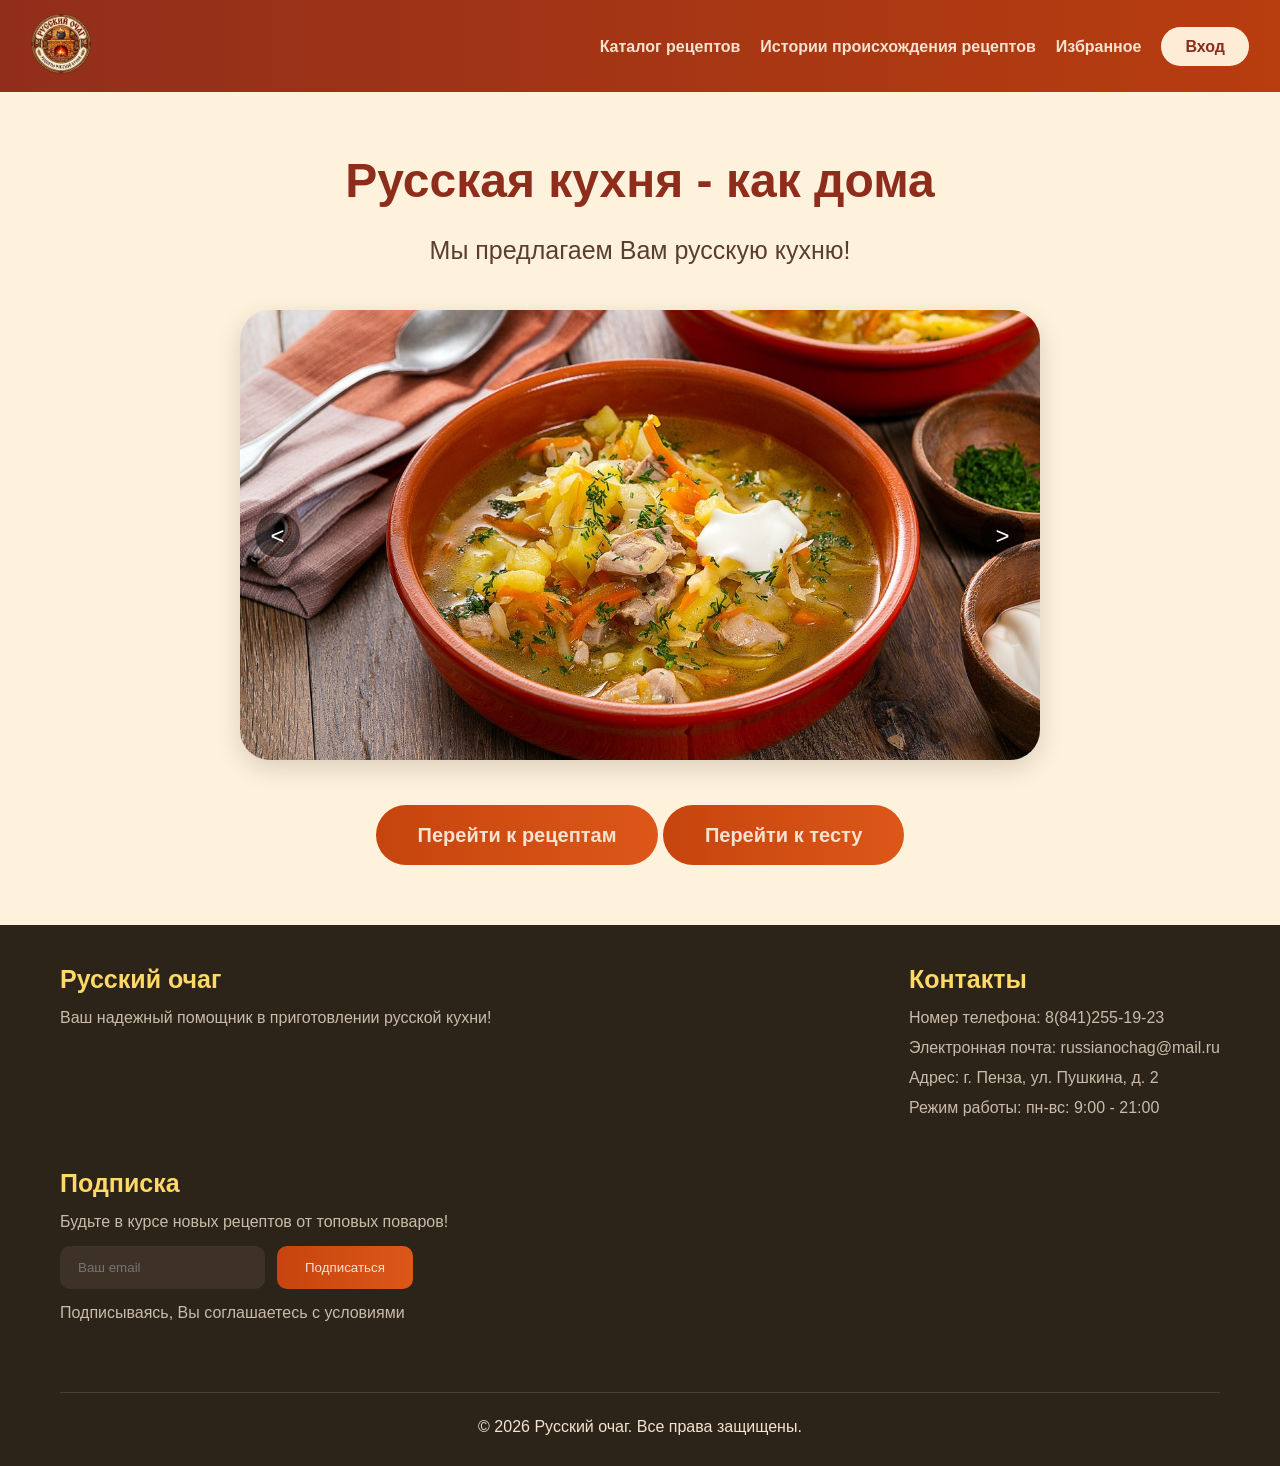
<file: index.html>
<!DOCTYPE html>
<html lang="ru">
<head>
    <meta charset="UTF-8">
    <meta name="viewport" content="width=device-width, initial-scale=1.0">
    <title>Русский очаг</title>
    <link rel="stylesheet" href="style.css">
</head>
<body>
    <nav class="navigation">
        <div class="link-info">
            <a href="index.html" class="logo-link">
                <img src="лого.png" alt="Русский очаг" class="logo-img">
            </a>
        </div>
        <div class="navigation-links">
            <a href="catalog.html">Каталог рецептов</a>
            <a href="history.html">Истории происхождения рецептов</a>
            <a href="favorites.html">Избранное</a>
            <a href="login.html" id="authLink">Вход</a>
        </div>
    </nav>

    <main>
        <section class="hero">
            <h1>Русская кухня - как дома</h1>
            <p>Мы предлагаем Вам русскую кухню!</p>
            
            <div class="slider-container">
                <div class="slider">
                    <img src="щи.png" alt="Щи">
                    <img src="медовик.png" alt="Медовик">
                    <img src="окрошка.png" alt="Окрошка">
                    <img src="селедка под шубой.png" alt="Селедка под шубой">
                    <img src="мишка на севере.png" alt="Мишка на севере">
                    <img src="кисель.png" alt="Кисель из смородины">
                </div>
                <button class="back-button" type="button"><</button>
                <button class="next-button" type="button">></button>
            </div>
            
            <div class="hero-buttons">
                <a href="catalog.html" class="btn-first">Перейти к рецептам</a>
                <a href="tests.html" class="btn-second">Перейти к тесту</a>
            </div>
        </section>
    </main>

    <footer class="footer">
        <div class="footer-contacts">
            <div class="footer-col">
                <h2>Русский очаг</h2>
                <p>Ваш надежный помощник в приготовлении русской кухни!</p>
            </div>
        </div>
        <div class="footer-col">
            <h2>Контакты</h2>
            <ul class="footer-info">
                <li>Номер телефона: 8(841)255-19-23</li>
                <li>Электронная почта: russianochag@mail.ru</li>
                <li>Адрес: г. Пенза, ул. Пушкина, д. 2</li>
                <li>Режим работы: пн-вс: 9:00 - 21:00</li>
            </ul>
        </div>
        <div class="footer-col">
            <h3>Подписка</h3>
            <p>Будьте в курсе новых рецептов от топовых поваров!</p>
            <form class="footer-subscride" id="subscribeForm">
                <input type="email" placeholder="Ваш email" required>
                <button type="submit">Подписаться</button>
            </form>
            <p class="subscride-note">Подписываясь, Вы соглашаетесь с условиями</p>
        </div>
        <div class="footer-bottom">
            <div class="footer-bottom-content"></div>
            <p>&copy; 2026 Русский очаг. Все права защищены.</p>
        </div>
    </footer>

    <script src="validation.js"></script>
    <script src="utils.js"></script>
    <script>
        // слайдер
        let slider = document.querySelector('.slider');
        let back = document.querySelector('.back-button');
        let next = document.querySelector('.next-button');
    
        // проверяем, что все элементы существуют
        if(slider && back && next) { 
            let allImgs = slider.querySelectorAll('img');
            let nowIndex = 0;
            let total = allImgs.length; //кол-во картинок
        
            // Функция сдвига слайдера
            function moveSlide() {
                // получаем ширину видимой области
                let containerWidth = document.querySelector('.slider-container').clientWidth;
                let offset = nowIndex * containerWidth;
                // сдвигаем слайдер влево на offset пикселей (translateX с минусом)
                slider.style.transform = 'translateX(-' + offset + 'px)';
            }
        
            back.onclick = function() {
                nowIndex = nowIndex - 1; // уменьшаем индекс
                if(nowIndex < 0) nowIndex = total - 1;  // если ушли в начало - переходим в конец
                moveSlide();
            }
        
            next.onclick = function() {
                nowIndex = nowIndex + 1; // увеличиваем индекс
                if(nowIndex >= total) nowIndex = 0; // если ушли за конец - переходим в начало
                moveSlide();
            }
        }
    </script>
</body>
</html>
</file>
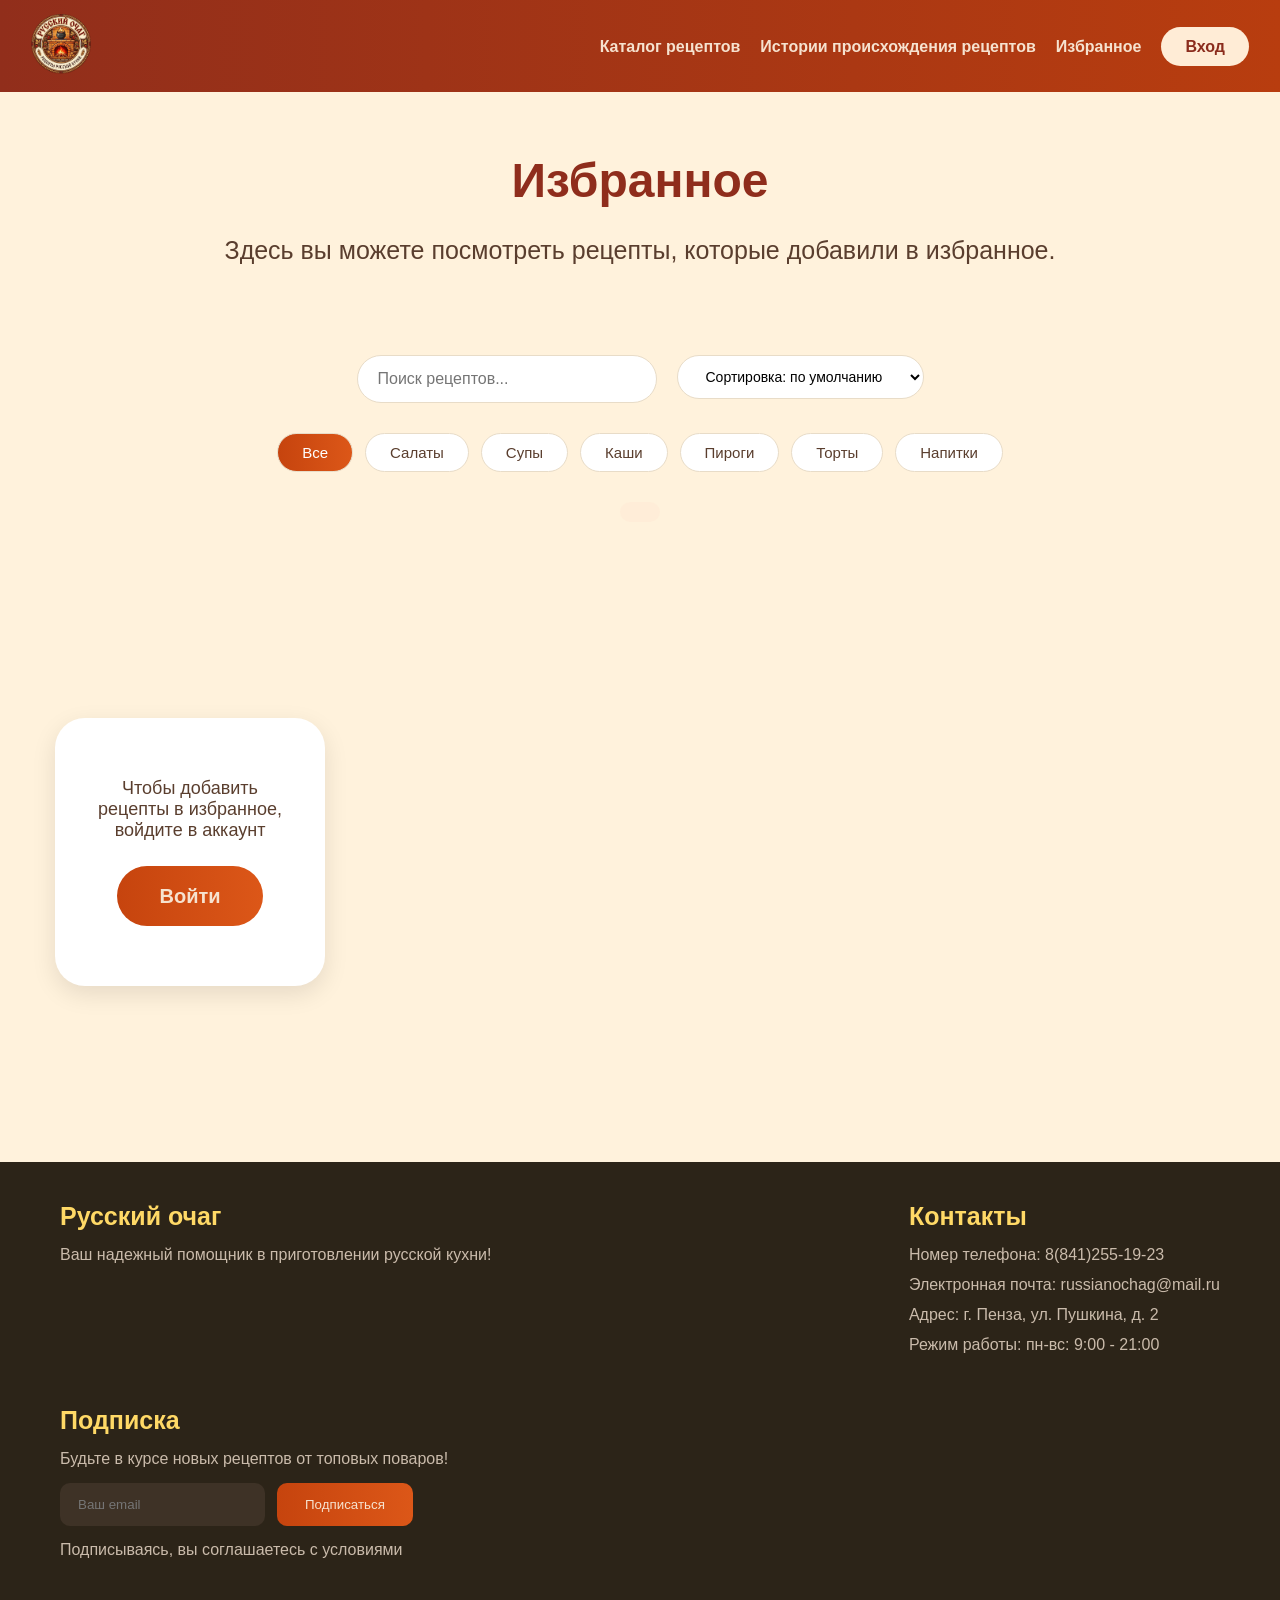
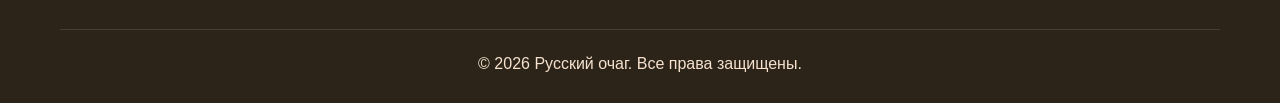
<file: favorites.html>
<!DOCTYPE html>
<html lang="ru">
<head>
    <meta charset="UTF-8">
    <meta name="viewport" content="width=device-width, initial-scale=1.0">
    <title>Избранное - Русский очаг</title>
    <link rel="stylesheet" href="style.css">
    <script src="recipes.js"></script>
</head>
    <nav class="navigation">
        <div class="link-info">
            <a href="index.html" class="logo-link">
                <img src="лого.png" alt="Русский очаг" class="logo-img">
            </a>
        </div>
        <div class="navigation-links">
            <a href="catalog.html">Каталог рецептов</a>
            <a href="history.html">Истории происхождения рецептов</a>
            <a href="favorites.html">Избранное</a>
            <a href="login.html" id="authLink">Вход</a>
        </div>
    </nav>

    <main>
        <section class="hero">
            <h1>Избранное</h1>
            <p>Здесь вы можете посмотреть рецепты, которые добавили в избранное.</p>
        </section>
    </main>

    <div class="catalog-controls">
        <div class="search-box">
            <input type="text" id="searchInput" placeholder="Поиск рецептов...">
        </div>
        <div class="sort-box">
            <select class="sortSelect" id="sortSelect">
                <option value="default">Сортировка: по умолчанию</option>
                <option value="name-asc">Название: А-Я</option>
                <option value="name-desc">Название: Я-А</option>
                <option value="category">По категории</option>
            </select>
        </div>
    </div>

    <div class="filters">
        <div class="filters-box">
            <div class="filter-chip" data-category="all">Все</div>
            <div class="filter-chip" data-category="салаты">Салаты</div>
            <div class="filter-chip" data-category="супы">Супы</div>
            <div class="filter-chip" data-category="каши">Каши</div>
            <div class="filter-chip" data-category="пироги">Пироги</div>
            <div class="filter-chip" data-category="торты">Торты</div>
            <div class="filter-chip" data-category="напитки">Напитки</div>
        </div>
    </div>

    <div class="results-count" id="resultCount"></div>
    <div id="favoritesList" class="favorites-grid"></div>

    <footer class="footer">
        <div class="footer-contacts">
            <div class="footer-col">
                <h2>Русский очаг</h2>
                <p>Ваш надежный помощник в приготовлении русской кухни!</p>
            </div>
        </div>
        <div class="footer-col">
            <h2>Контакты</h2>
            <ul class="footer-info">
                <li>Номер телефона: 8(841)255-19-23</li>
                <li>Электронная почта: russianochag@mail.ru</li>
                <li>Адрес: г. Пенза, ул. Пушкина, д. 2</li>
                <li>Режим работы: пн-вс: 9:00 - 21:00</li>
            </ul>
        </div>

        <div class="footer-col">
            <h3>Подписка</h3>
            <p>Будьте в курсе новых рецептов от топовых поваров!</p>
            <form class="footer-subscride" id="subscribeForm">
                <input type="email" placeholder="Ваш email" required>
                <button type="submit">Подписаться</button>
            </form>
            <p class="subscride-note">Подписываясь, вы соглашаетесь с условиями</p>
        </div>
        <div class="footer-bottom">
            <div class="footer-bottom-content"></div>
            <p>&copy; 2026 Русский очаг. Все права защищены.</p>
        </div>
    </footer>

    <script src="validation.js"></script>
    <script src="utils.js"></script>

    <script>
    let currentCategory = 'all';
    let currentSearch = '';
    let currentSort = 'default';
    let currentFavorites = [];

    async function loadFavorites() {
        const currentUser = getCurrentUser();
        
        if (!currentUser) {
            currentFavorites = [];
            renderFavorites();
            return;
        }
        
        try {
            // Запрашиваем избранное с сервера (функция из recipes.js)
            const favorites = await getFavorites();
            // Сохраняем в массив (убеждаемся, что это массив)
            currentFavorites = Array.isArray(favorites) ? favorites : [];
            console.log('Избранное загружено:', currentFavorites);
        } catch (error) {
            console.error('Ошибка:', error);
            currentFavorites = [];
        }
        
        // Отрисовываем страницу с избранными рецептами
        renderFavorites();
    }

    async function removeFromFavoritesAPI(recipeId) {
        const currentUser = getCurrentUser();
        if (!currentUser) return false;
        
        try {
            // Вызываем API для удаления (функция из recipes.js)
            const success = await removeFromFavorites(recipeId);
            if (success) {
                // Удаляем ID из локального массива
                currentFavorites = currentFavorites.filter(id => id !== recipeId);
                return true;
            }
            return false;
        } catch (error) {
            console.error('Ошибка удаления:', error);
            return false;
        }
    }

    function showMessage(message, isError = false) {
        // Ищем или создаём элемент уведомления
        let toast = document.getElementById('messageToast');
        if (!toast) {
            toast = document.createElement('div');
            toast.id = 'messageToast';
            toast.className = 'message-toast';
            document.body.appendChild(toast);
        }
        
        // Устанавливаем текст и цвет фона
        toast.textContent = message;
        // Красный/оранжевый для ошибки, зелёный для успеха
        toast.style.backgroundColor = isError ? '#C6440E' : '#2C7A3E';
        
        // Показываем уведомление
        toast.classList.add('show');
        
        setTimeout(() => {
            toast.classList.remove('show');
        }, 2000);
    }

    // ГЛАВНАЯ ФУНКЦИЯ: ОТОБРАЖЕНИЕ ИЗБРАННЫХ РЕЦЕПТОВ 
    async function renderFavorites() {
        const currentUser = getCurrentUser();
        const container = document.getElementById('favoritesList');
        const resultCount = document.getElementById('resultCount');
        
        if (!currentUser) {
            container.innerHTML = `
                <div style="display: flex; justify-content: center; align-items: center; min-height: 60vh;">
                    <div style="text-align: center; padding: 60px 40px; background: white; border-radius: 30px; max-width: 500px; width: 90%; box-shadow: 0 8px 24px rgba(0,0,0,0.1);">
                        <p style="margin-bottom: 25px; color: #5A3E2E; font-size: 18px;">Чтобы добавить рецепты в избранное, войдите в аккаунт</p>
                        <a href="login.html" class="btn-first" style="display: inline-block;">Войти</a>
                    </div>
                </div>
            `;
            // Очищаем счётчик
            if (resultCount) resultCount.textContent = '';
            return;
        }
        
        // СЛУЧАЙ 2: ПОЛЬЗОВАТЕЛЬ АВТОРИЗОВАН 
        
        // ФИЛЬТРАЦИЯ: оставляем только рецепты, ID которых есть в currentFavorites
        // Переменная 'recipes' - это глобальный массив ВСЕХ рецептов (из recipes.js)
        let favoriteRecipes = recipes.filter(recipe => currentFavorites.includes(recipe.id));
        
        // ФИЛЬТР ПО КАТЕГОРИИ (если выбрана не "все")
        if (currentCategory !== 'all') {
            favoriteRecipes = favoriteRecipes.filter(recipe => recipe.category === currentCategory);
        }
        
        // ПОИСК ПО НАЗВАНИЮ
        if (currentSearch) {
            favoriteRecipes = favoriteRecipes.filter(recipe => 
                recipe.name.toLowerCase().includes(currentSearch.toLowerCase())
            );
        }
        
        switch (currentSort) {
            case 'name-asc':
                favoriteRecipes.sort((a, b) => a.name.localeCompare(b.name));
                break;
            case 'name-desc':
                favoriteRecipes.sort((a, b) => b.name.localeCompare(a.name));
                break;
            case 'category':
                favoriteRecipes.sort((a, b) => a.category.localeCompare(b.category));
                break;
            default:
                favoriteRecipes.sort((a, b) => a.id - b.id);
        }
        
        // ОБНОВЛЯЕМ СЧЁТЧИК КОЛИЧЕСТВА
        if (resultCount) {
            resultCount.textContent = `В избранном: ${favoriteRecipes.length} рецептов`;
        }
        
        // ОТРИСОВЫВАЕМ КАРТОЧКИ РЕЦЕПТОВ
        container.innerHTML = favoriteRecipes.map(recipe => `
            <div class="favorite-card" data-id="${recipe.id}">
                <img src="${recipe.image}" alt="${recipe.name}">
                <div class="favorite-badge">❤️</div>  <!-- Бейдж "избранное" -->
                <div class="favorite-card-content">
                    <h3>${escapeHtml(recipe.name)}</h3>  <!-- Защита от XSS -->
                    <span class="favorite-category">${recipe.category}</span>
                    <p>${escapeHtml(recipe.description.substring(0, 120))}${recipe.description.length > 120 ? '...' : ''}</p>
                    <!-- Обрезаем описание до 120 символов -->
                    <div class="favorite-actions">
                        <button class="remove-favorite" data-id="${recipe.id}">Удалить</button>
                        <button class="view-recipe" data-id="${recipe.id}">Рецепт</button>
                    </div>
                </div>
            </div>
        `).join('');  // join('') превращает массив в одну строку HTML
        
        // НАВЕШИВАЕМ ОБРАБОТЧИКИ НА КНОПКУ "УДАЛИТЬ"
        document.querySelectorAll('.remove-favorite').forEach(btn => {
            btn.addEventListener('click', async function(e) {
                e.stopPropagation();  // Останавливаем всплытие события
                const id = parseInt(this.dataset.id);  // Получаем ID рецепта
                
                // Вызываем API для удаления из избранного
                const success = await removeFromFavoritesAPI(id);
                if (success) {
                    showMessage('Рецепт удалён из избранного', false);
                    renderFavorites();  // Перерисовываем страницу
                }
            });
        });
        
        // НАВЕШИВАЕМ ОБРАБОТЧИКИ НА КНОПКУ "РЕЦЕПТ" (переход на страницу рецепта)
        document.querySelectorAll('.view-recipe').forEach(btn => {
            btn.addEventListener('click', function() {
                const id = parseInt(this.dataset.id);
                window.location.href = `recipe.html?id=${id}`;  // Переход с параметром id
            });
        });
    }

    // ИНИЦИАЛИЗАЦИЯ ПРИ ЗАГРУЗКЕ СТРАНИЦЫ
    document.addEventListener('DOMContentLoaded', () => {
        // Загружаем избранное пользователя
        loadFavorites();
        
        // НАСТРОЙКА ПОЛЯ ПОИСКА
        const searchInput = document.getElementById('searchInput');
        if (searchInput) {
            searchInput.addEventListener('input', (e) => {
                currentSearch = e.target.value;  // Обновляем текст поиска
                renderFavorites();                // Перерисовываем с новым фильтром
            });
        }
        
        // НАСТРОЙКА ВЫПАДАЮЩЕГО СПИСКА СОРТИРОВКИ
        const sortSelect = document.getElementById('sortSelect');
        if (sortSelect) {
            sortSelect.addEventListener('change', (e) => {
                currentSort = e.target.value;     // Обновляем тип сортировки
                renderFavorites();                // Перерисовываем
            });
        }
        
        // НАСТРОЙКА ФИЛЬТРОВ ПО КАТЕГОРИЯМ (чипсы)
        document.querySelectorAll('.filter-chip').forEach(chip => {
            chip.addEventListener('click', () => {
                // Убираем активный класс у всех чипсов
                document.querySelectorAll('.filter-chip').forEach(c => c.classList.remove('active'));
                // Добавляем активный класс нажатому
                chip.classList.add('active');
                // Обновляем текущую категорию
                currentCategory = chip.dataset.category;
                // Перерисовываем
                renderFavorites();
            });
        });
        
        // Активируем чипс "Все" по умолчанию
        document.querySelector('.filter-chip[data-category="all"]')?.classList.add('active');
    });
    </script>
</body>
</html>
</file>
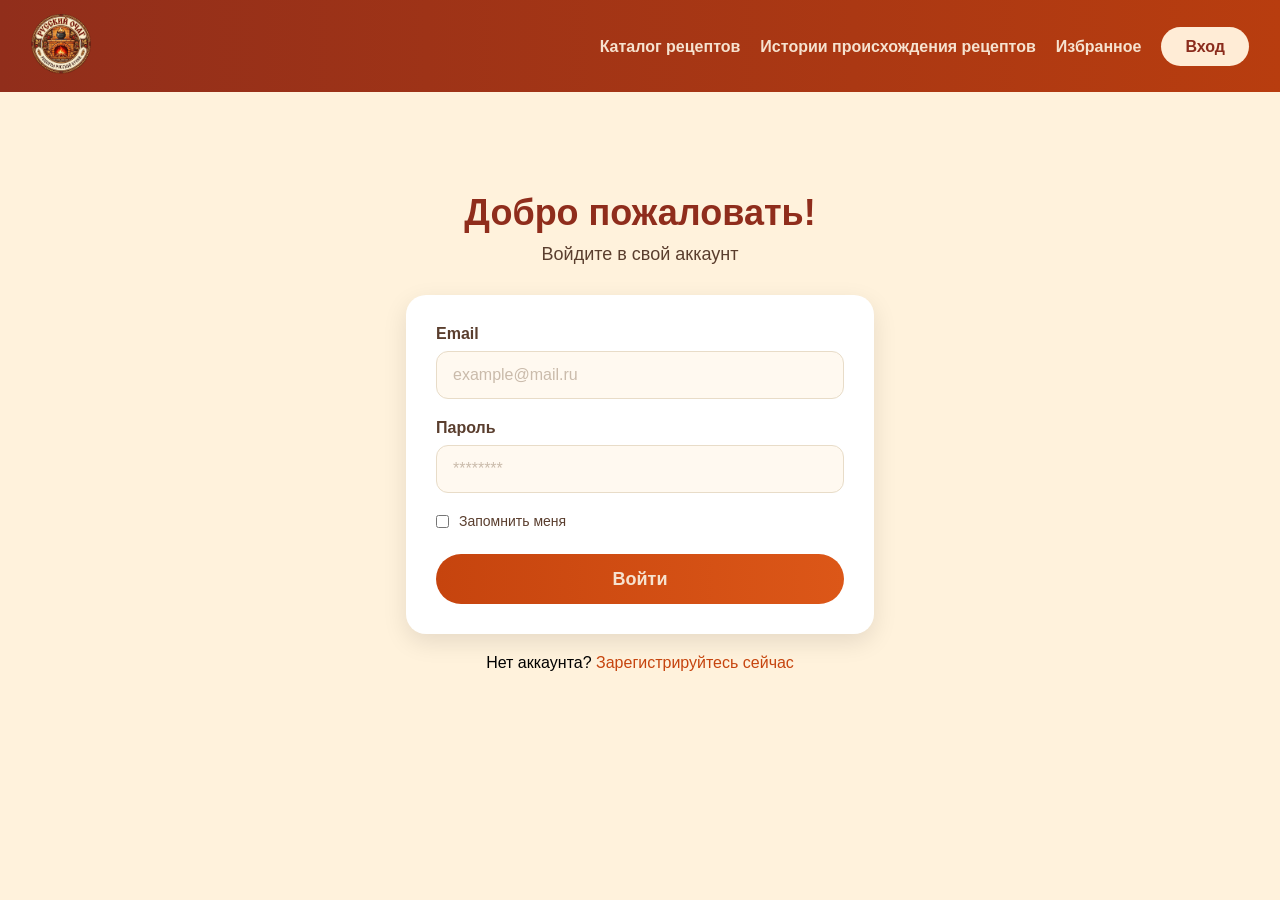
<file: login.html>
<!DOCTYPE html>
<html lang="ru">
<head>
    <meta charset="UTF-8">
    <meta name="viewport" content="width=device-width, initial-scale=1.0">
    <title>Вход - Русский очаг</title>
    <link rel="stylesheet" href="style.css">
</head>
    <nav class="navigation">
        <div class="link-info">
            <a href="index.html" class="logo-link">
                <img src="лого.png" alt="Русский очаг" class="logo-img">
            </a>
        </div>
        <div class="navigation-links">
            <a href="catalog.html">Каталог рецептов</a>
            <a href="history.html">Истории происхождения рецептов</a>
            <a href="favorites.html">Избранное</a>
            <a href="login.html">Вход</a>
        </div>
    </nav>

    <div class="entrance">
        <div class="entrance-hero">
            <h1>Добро пожаловать!</h1>
            <p>Войдите в свой аккаунт</p>
        </div>
    </div>

    <form id="loginForm" class="entrance-form">
        <div class="form-group">
            <label>Email</label>
            <input type="email" id="email" placeholder="example@mail.ru">
        </div>

        <div class="form-group">
            <label>Пароль</label>
            <input type="password" id="password" placeholder="********">
        </div>

        <div class="checkbox-group">
            <label class="checkbox-label">
                <input type="checkbox" id="rememberMe">Запомнить меня
            </label>
        </div>

        <button type="submit" class="btn-third">Войти</button>
    </form>

    <div class="entrance-footer">
        <p>Нет аккаунта? <a href="register.html">Зарегистрируйтесь сейчас</a></p>
    </div>

    <div id="messageToast" class="message-toast"></div>

    <script src="validation.js"></script>
    <script src="utils.js"></script>
    <script>
    // ФУНКЦИЯ ДЛЯ ПОКАЗА ВСПЛЫВАЮЩИХ УВЕДОМЛЕНИЙ 
    function showMessage(message, isError = false) {
        // Пытаемся найти элемент уведомления на странице
        let toast = document.getElementById('messageToast');
        
        // Если элемент не существует (ещё не создан)
        if (!toast) {
            // Создаём новый div для уведомлений
            toast = document.createElement('div');
            toast.id = 'messageToast';           // Устанавливаем ID
            toast.className = 'message-toast';   // Устанавливаем CSS класс
            document.body.appendChild(toast);    // Добавляем в конец страницы
        }
        
        // Устанавливаем текст сообщения
        toast.textContent = message;
        
        // Меняем цвет фона в зависимости от типа сообщения:
        // isError = true  → красный/оранжевый цвет (#C6440E) - для ошибок
        // isError = false → зелёный цвет (#2C7A3E) - для успешных действий
        toast.style.backgroundColor = isError ? '#C6440E' : '#2C7A3E';
        
        // Показываем уведомление (добавляем CSS класс 'show')
        toast.classList.add('show');
        
        // Через 2 секунды (2000 миллисекунд) скрываем уведомление
        setTimeout(() => {
            toast.classList.remove('show');
        }, 2000);
    }

    // ВОССТАНОВЛЕНИЕ ЗАПОМНЕННОЙ ПОЧТЫ (ФУНКЦИЯ "ЗАПОМНИТЬ МЕНЯ")
    // Проверяем, есть ли в локальном хранилище браузера сохранённый email
    if (localStorage.getItem('remembered_email')) {
        // Если есть - находим поле ввода email на странице
        document.getElementById('email').value = localStorage.getItem('remembered_email');
        // И автоматически ставим галочку "Запомнить меня"
        document.getElementById('rememberMe').checked = true;
    }

    // ОБРАБОТЧИК ОТПРАВКИ ФОРМЫ ВХОДА
    // Находим форму по ID и добавляем обработчик события 'submit' (отправка формы)
    document.getElementById('loginForm').addEventListener('submit', async function(e) {
        // Отменяем стандартное поведение формы (перезагрузку страницы)
        e.preventDefault();
        
        // ПОЛУЧАЕМ ДАННЫЕ ИЗ ПОЛЕЙ ФОРМЫ
        const email = document.getElementById('email').value.trim();     // Email, обрезаем пробелы по краям
        const password = document.getElementById('password').value;       // Пароль (без обрезки, т.к. пробелы могут быть частью пароля)
        const rememberMe = document.getElementById('rememberMe').checked; // Статус чекбокса (true/false)
        
        // ОТПРАВКА ЗАПРОСА НА СЕРВЕР
        // Вызываем функцию loginUser() (которая определена в другом файле, например auth.js)
        // Передаём email, пароль и флаг "запомнить меня"
        const result = await loginUser(email, password, rememberMe);
        
        // ОБРАБОТКА РЕЗУЛЬТАТ
        if (result.success) {
            // Вход успешен:
            showMessage('Вход выполнен успешно!');  // Показываем зелёное уведомление
            
            // Через 1 секунду перенаправляем пользователя на главную страницу
            setTimeout(() => {
                window.location.href = 'index.html';
            }, 1000);
        } else {
            // Ошибка входа (неправильный email/пароль или другие проблемы):
            showMessage(result.message, true);  // Показываем красное уведомление с текстом ошибки
        }
    });
    </script>
</body>
</html>
</file>
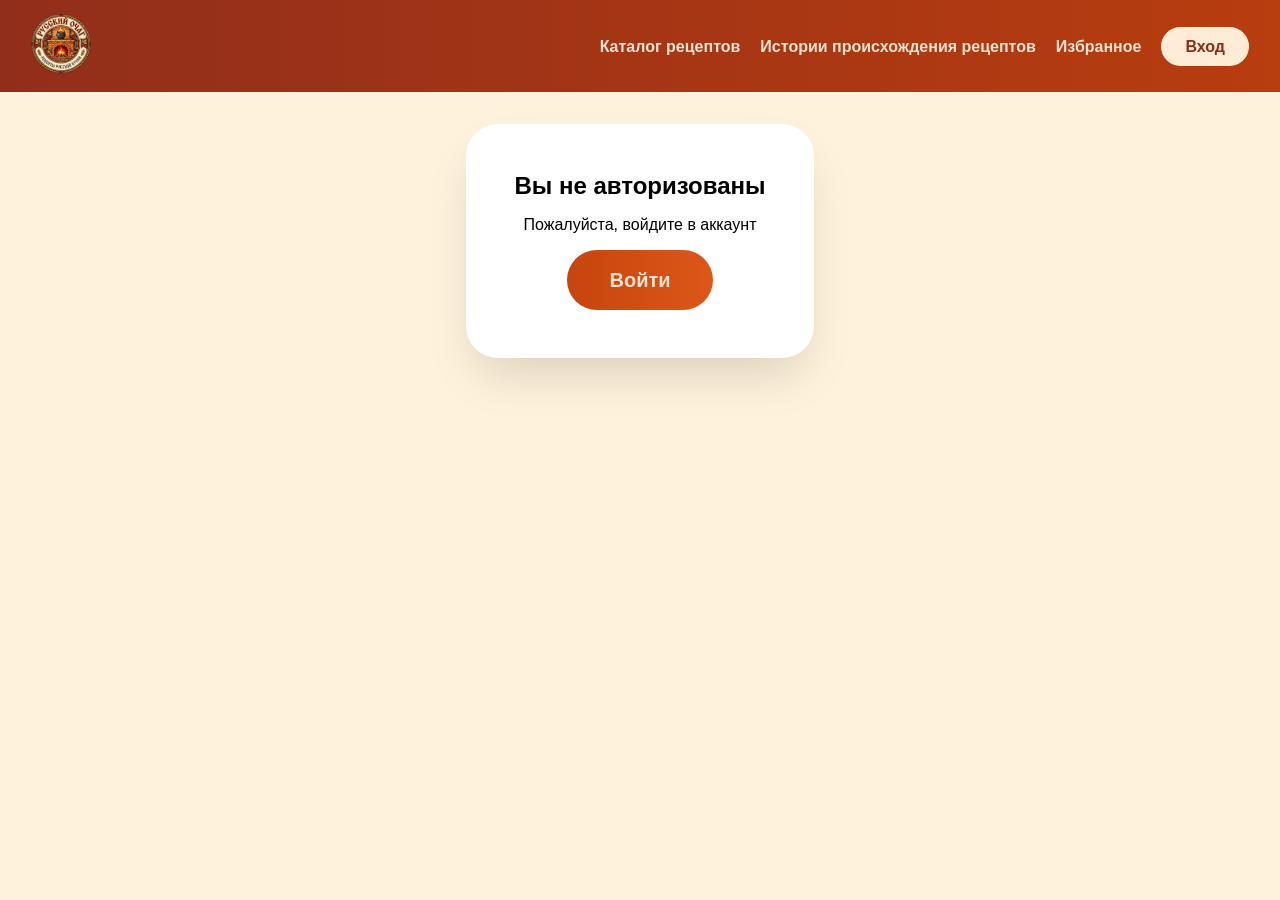
<file: profile.html>
<!DOCTYPE html>
<html lang="ru">
<head>
    <meta charset="UTF-8">
    <meta name="viewport" content="width=device-width, initial-scale=1.0">
    <title>Русский очаг - Профиль</title>
    <link rel="stylesheet" href="style.css">
    <script src="recipes.js"></script>
</head>
<body>
    <nav class="navigation">
        <div class="link-info">
            <a href="index.html" class="logo-link">
                <img src="лого.png" alt="Русский очаг" class="logo-img">
            </a>
        </div>
        <div class="navigation-links">
            <a href="catalog.html">Каталог рецептов</a>
            <a href="history.html">Истории происхождения рецептов</a>
            <a href="favorites.html">Избранное</a>
            <a href="login.html" id="authLink">Вход</a>
        </div>
    </nav>

    <main class="profile-page" id="profilePage"></main>

    <div id="messageToast" class="message-toast"></div>

    <script src="validation.js"></script>
    <script src="utils.js"></script>
    <script>
    // ФУНКЦИЯ: ПОЛУЧЕНИЕ КОЛИЧЕСТВА ИЗБРАННЫХ РЕЦЕПТОВ
    async function getFavoritesCount() {
        // Получаем текущего авторизованного пользователя (из localStorage)
        const currentUser = getCurrentUser();
        
        // Если пользователь не авторизован - возвращаем 0
        if (!currentUser) return 0;
        
        // Запрашиваем список избранных рецептов с сервера
        const favorites = await getFavorites();
        
        // Возвращаем количество рецептов в избранном
        return favorites.length;
    }

    // ФУНКЦИЯ: ПОЛУЧЕНИЕ КОЛИЧЕСТВА ПРОЙДЕННЫХ РЕЦЕПТОВ
    async function getCompletedCount() {
        // Получаем текущего пользователя
        const currentUser = getCurrentUser();
        
        // Если не авторизован - возвращаем 0
        if (!currentUser) return 0;
        
        // Запрашиваем список пройденных (приготовленных) рецептов с сервера
        const completed = await getCompletedRecipes();
        
        // Возвращаем количество
        return completed.length;
    }

    // ГЛАВНАЯ ФУНКЦИЯ: ОТРИСОВКА СТРАНИЦЫ ПРОФИЛЯ
    async function renderProfile() {
        // Получаем данные текущего пользователя
        const currentUser = getCurrentUser();
        
        // Находим контейнер для профиля на странице
        const profilePage = document.getElementById('profilePage');
        
        //  СЛУЧАЙ 1: ПОЛЬЗОВАТЕЛЬ НЕ АВТОРИЗОВАН 
        if (!currentUser) {
            // Показываем сообщение с предложением войти
            profilePage.innerHTML = `
            <div class="profile-card" style="text-align: center; padding: 3rem;">
                <h2>Вы не авторизованы</h2>
                <p style="margin: 1rem 0;">Пожалуйста, войдите в аккаунт</p>
                <a href="login.html" class="btn-first" style="display: inline-block;">Войти</a>
            </div>
            `;
            return;  // Выходим из функции (дальше не выполняем)
        }
        
        // СЛУЧАЙ 2: ПОЛЬЗОВАТЕЛЬ АВТОРИЗОВАН
        
        // Получаем статистику (количества)
        const favoritesCount = await getFavoritesCount();    // Сколько рецептов в избранном
        const completedCount = await getCompletedCount();    // Сколько рецептов приготовлено
        
        // Отрисовываем HTML профиля с данными пользователя
        profilePage.innerHTML = `
        <div class="profile-container">
            <div class="profile-card">
                <!-- Шапка профиля -->
                <div class="profile-header">
                    <h1 class="profile-title">Профиль</h1>
                    <div class="profile-welcome">
                        <span class="user-name">${escapeHtml(currentUser.fullName)}</span>
                        <span class="welcome-text">Добро пожаловать в Русский очаг!</span>
                    </div>
                </div>
                
                <div class="profile-body">
                    <!-- Секция с информацией о пользователе -->
                    <div class="profile-info-section">
                        <div class="info-list">
                            <div class="info-item">
                                <div class="info-label">Email</div>
                                <div class="info-value">${escapeHtml(currentUser.email)}</div>
                            </div>
                            <div class="info-item">
                                <div class="info-label">Телефон</div>
                                <div class="info-value">${currentUser.phone ? escapeHtml(currentUser.phone) : 'Не указан'}</div>
                            </div>
                        </div>
                        
                        <!-- Статистика (карточки с числами) -->
                        <div class="stats-grid">
                            <div class="stat-block">
                                <div class="stat-number">${completedCount}</div>
                                <div class="stat-label">Пройденные рецепты</div>
                            </div>
                            
                            <div class="stat-block">
                                <div class="stat-number">${favoritesCount}</div>
                                <div class="stat-label">Избранных рецептов</div>
                            </div>
                        </div>
                    </div>
                    
                    <!-- Секция с кнопками действий -->
                    <div class="profile-actions-section">
                        <div class="actions-buttons">
                            <button class="action-btn logout-btn" id="logoutBtn">
                                <span class="btn-icon">Выйти из аккаунта</span>
                            </button>
                            <button class="action-btn edit-btn" id="editProfileBtn">
                                <span class="btn-icon">Редактировать профиль</span>
                            </button>
                            <button class="action-btn password-btn" id="changePasswordBtn">
                                <span class="btn-icon">Сменить пароль</span>
                            </button>
                        </div>
                    </div>
                </div>
            </div>
        </div>
        `;

        // НАСТРОЙКА КНОПКИ "ВЫЙТИ"
        document.getElementById('logoutBtn')?.addEventListener('click', () => {
            // Показываем подтверждение перед выходом
            if (confirm('Вы уверены, что хотите выйти из аккаунта?')) {
                logoutUser();                              // Выход из системы (удаляет токен)
                showMessage('Вы вышли из системы');        // Показываем уведомление
                setTimeout(() => {
                    window.location.href = 'index.html';   // Переход на главную через 0.5 сек
                }, 500);
            }
        });
        
        // НАСТРОЙКА КНОПКИ "РЕДАКТИРОВАТЬ ПРОФИЛЬ" (изменение телефона)
        document.getElementById('editProfileBtn')?.addEventListener('click', async () => {
            // Получаем актуальные данные пользователя
            const currentUserData = getCurrentUser();
            
            // Открываем диалоговое окно для ввода номера телефона
            const newPhone = prompt('Введите номер телефона:', currentUserData?.phone || '');
            
            // Если пользователь ввёл что-то (не нажал "Отмена")
            if (newPhone !== null) {
                // Отправляем запрос на обновление телефона
                const result = await updateUserPhone(newPhone);
                
                if (result.success) {
                    await renderProfile();          // Перерисовываем профиль с новыми данными
                    showMessage('Профиль обновлен!');  // Уведомление об успехе
                } else {
                    showMessage(result.message, true);  // Показываем ошибку
                }
            }
        });
        
        // НАСТРОЙКА КНОПКИ "СМЕНИТЬ ПАРОЛЬ" 
        document.getElementById('changePasswordBtn')?.addEventListener('click', async () => {
            // Открываем диалог для ввода нового пароля
            const newPassword = prompt('Введите новый пароль (минимум 6 символов):');
            
            // Если пароль введён и его длина >= 6 символов
            if (newPassword !== null && newPassword.length >= 6) {
                // Отправляем запрос на смену пароля
                const result = await updateUserPassword(newPassword);
                
                // Показываем уведомление (зелёное для успеха, красное для ошибки)
                showMessage(result.message, result.success ? false : true);
                
                // Если пароль успешно изменён
                if (result.success) {
                    // Через 1.5 секунды выходим из системы и перенаправляем на страницу входа
                    setTimeout(() => {
                        logoutUser();                      // Выходим (требуется повторный вход с новым паролем)
                        window.location.href = 'login.html';
                    }, 1500);
                }
            } 
            // Если пользователь ввёл пароль, но он короче 6 символов
            else if (newPassword !== null) {
                showMessage('Пароль должен быть не менее 6 символов', true);
            }
            // Если пользователь нажал "Отмена" - ничего не делаем
        });
    }

    // ФУНКЦИЯ ДЛЯ ПОКАЗА ВСПЛЫВАЮЩИХ УВЕДОМЛЕНИЙ
    function showMessage(message, isError = false) {
        // Ищем или создаём элемент уведомления
        let toast = document.getElementById('messageToast');
        if (!toast) {
            toast = document.createElement('div');
            toast.id = 'messageToast';
            toast.className = 'message-toast';
            document.body.appendChild(toast);
        }
        
        // Устанавливаем текст и цвет
        toast.textContent = message;
        toast.style.backgroundColor = isError ? '#C6440E' : '#2C7A3E';  // Красный или зелёный
        toast.classList.add('show');
        
        // Скрываем через 2 секунды
        setTimeout(() => {
            toast.classList.remove('show');
        }, 2000);
    }
    
    renderProfile();
    </script>


</body>
</html>
</file>
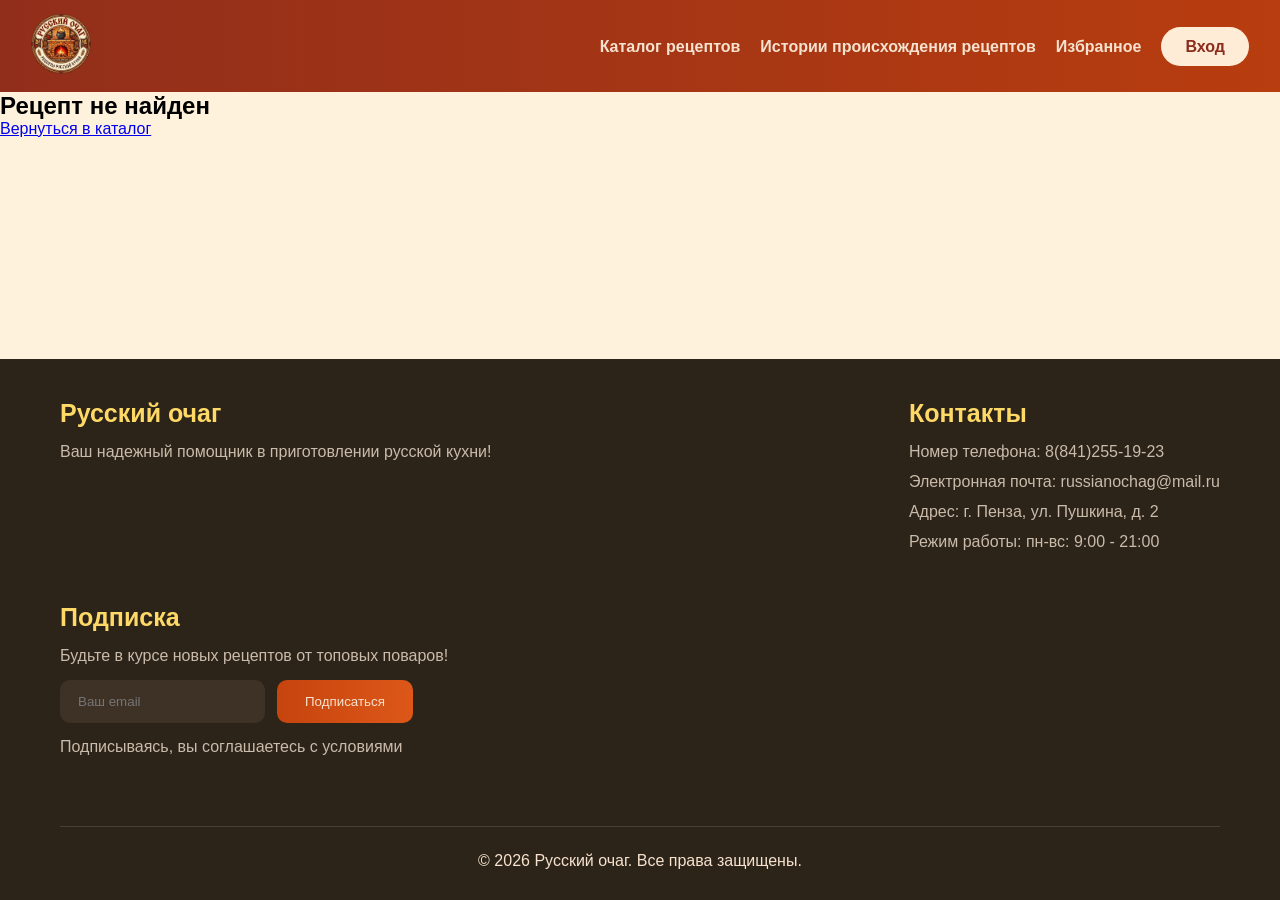
<file: recipe.html>
<!DOCTYPE html>
<html lang="ru">
<head>
    <meta charset="UTF-8">
    <meta name="viewport" content="width=device-width, initial-scale=1.0">
    <title>Рецепт - Русский очаг</title>
    <link rel="stylesheet" href="style.css">
    <script src="recipes.js"></script>
</head>
<body>
    <nav class="navigation">
        <div class="link-info">
            <a href="index.html" class="logo"></a>
            <a href="index.html" class="logo-link">
                <img src="лого.png" alt="Русский очаг" class="logo-img">
            </a>
        </div>
        <div class="navigation-links">
            <a href="catalog.html">Каталог рецептов</a>
            <a href="history.html">Истории происхождения рецептов</a>
            <a href="favorites.html">Избранное</a>
            <a href="login.html" id="authLink">Вход</a>
        </div>
    </nav>

    <main>
        <div id="recipe-container" class="recipe-page">
            <div class="recipe-loading">Загрузка...</div>
        </div>
    </main>

    <footer class="footer">
        <div class="footer-contacts">
            <div class="footer-col">
                <h2>Русский очаг</h2>
                <p>Ваш надежный помощник в приготовлении русской кухни!</p>
            </div>
        </div>
        <div class="footer-col">
            <h2>Контакты</h2>
            <ul class="footer-info">
                <li>Номер телефона: 8(841)255-19-23</li>
                <li>Электронная почта: russianochag@mail.ru</li>
                <li>Адрес: г. Пенза, ул. Пушкина, д. 2</li>
                <li>Режим работы: пн-вс: 9:00 - 21:00</li>
            </ul>
        </div>

        <div class="footer-col">
            <h3>Подписка</h3>
            <p>Будьте в курсе новых рецептов от топовых поваров!</p>
            <form class="footer-subscride" id="subscribeForm">
                <input type="email" placeholder="Ваш email" required>
                <button type="submit">Подписаться</button>
            </form>
            <p class="subscride-note">Подписываясь, вы соглашаетесь с условиями</p>
        </div>
        <div class="footer-bottom">
            <div class="footer-bottom-content"></div>
            <p>&copy; 2026 Русский очаг. Все права защищены.</p>
        </div>
    </footer>

    <div id="messageToast" class="message-toast"></div>

    <script src="validation.js"></script>
    <script src="utils.js"></script>
    <script>
    //ПЕРЕМЕННЫЕ 
    let currentFavorites = [];  // Массив для хранения ID рецептов, добавленных в избранное

    // ФУНКЦИЯ: ПОЛУЧЕНИЕ ID РЕЦЕПТА ИЗ URL
    // Пример: recipe.html?id=5 → вернёт 5
    function getRecipeId() {
        let params = new URLSearchParams(window.location.search);  // Парсим строку запроса URL
        return parseInt(params.get('id'));  // Получаем значение параметра 'id' и превращаем в число
    }

    // ФУНКЦИЯ: ЗАГРУЗКА ИЗБРАННОГО С СЕРВЕРА
    async function loadFavorites() {
        const currentUser = getCurrentUser();  // Получаем текущего пользователя (из localStorage)
        
        if (!currentUser) {  // Если пользователь не авторизован
            currentFavorites = [];  // Очищаем массив избранного
            return;
        }
        
        try {
            const favorites = await getFavorites();  // Запрашиваем избранное с сервера
            currentFavorites = Array.isArray(favorites) ? favorites : [];  // Сохраняем (убеждаемся что это массив)
        } catch (error) {
            currentFavorites = [];  // В случае ошибки - пустой массив
        }
    }

    // ФУНКЦИЯ: ДОБАВЛЕНИЕ В ИЗБРАННОЕ (ЧЕРЕЗ API) 
    async function addToFavoritesAPI(recipeId) {
        const currentUser = getCurrentUser();  // Проверяем авторизацию
        if (!currentUser) return false;  // Не авторизован - выходим
        
        const success = await addToFavorites(recipeId);  // Отправляем запрос на сервер
        if (success) currentFavorites.push(recipeId);  // Если успешно - добавляем ID в локальный массив
        return success;  // Возвращаем результат операции
    }

    // ФУНКЦИЯ: УДАЛЕНИЕ ИЗ ИЗБРАННОГО (ЧЕРЕЗ API)
    async function removeFromFavoritesAPI(recipeId) {
        const currentUser = getCurrentUser();  // Проверяем авторизацию
        if (!currentUser) return false;
        
        const success = await removeFromFavorites(recipeId);  // Отправляем запрос на сервер
        if (success) currentFavorites = currentFavorites.filter(id => id !== recipeId);  // Удаляем ID из массива
        return success;
    }

    // ФУНКЦИЯ: ПРОВЕРКА - В ИЗБРАННОМ ЛИ РЕЦЕПТ 
    function isFavorite(recipeId) {
        return currentFavorites.includes(recipeId);  // true если ID есть в массиве
    }

    // ФУНКЦИЯ: ПЕРЕКЛЮЧЕНИЕ СОСТОЯНИЯ ИЗБРАННОГО (ДОБАВИТЬ/УДАЛИТЬ)
    async function toggleFavorite(recipeId) {
        const currentUser = getCurrentUser();  // Проверяем авторизацию
        
        if (!currentUser) {  // Если не авторизован
            showMessage('Войдите в аккаунт, чтобы добавить в избранное', true);  // Показываем сообщение об ошибке
            setTimeout(() => window.location.href = 'login.html', 1500);  // Через 1.5 сек перенаправляем на вход
            return;
        }
        
        if (isFavorite(recipeId)) {  // Если рецепт уже в избранном
            const success = await removeFromFavoritesAPI(recipeId);  // Удаляем
            if (success) {
                showMessage('Рецепт удалён из избранного');  // Показываем уведомление
                updateFavoriteButton(recipeId);  // Обновляем внешний вид кнопки
            }
        } else {  // Если рецепт НЕ в избранном
            const success = await addToFavoritesAPI(recipeId);  // Добавляем
            if (success) {
                showMessage('Рецепт добавлен в избранное ❤️');
                updateFavoriteButton(recipeId);
            }
        }
    }

    // ФУНКЦИЯ: ОБНОВЛЕНИЕ ВНЕШНЕГО ВИДА КНОПКИ "ИЗБРАННОЕ"
    function updateFavoriteButton(recipeId) {
        let btn = document.getElementById('favorite-btn');  // Находим кнопку на странице
        if (btn) {  // Если кнопка существует
            if (isFavorite(recipeId)) {  // Рецепт в избранном
                btn.innerHTML = '❤️ Удалить из избранного';  // Меняем текст
                btn.style.background = '#912E1B';  // Меняем цвет (тёмно-красный)
            } else {  // Рецепт НЕ в избранном
                btn.innerHTML = '🤍 В избранное';
                btn.style.background = '#C6440E';  // Меняем цвет (оранжевый)
            }
        }
    }

    // ФУНКЦИЯ: ОТМЕТИТЬ РЕЦЕПТ КАК ПРОЙДЕННЫЙ
    async function markAsCompleted(recipeId) {
        const currentUser = getCurrentUser();  // Проверяем авторизацию
        
        if (!currentUser) {  // Если не авторизован
            showMessage('Войдите в аккаунт, чтобы отметить рецепт', true);
            setTimeout(() => window.location.href = 'login.html', 1500);
            return;
        }
        
        const success = await markRecipeAsCompleted(recipeId);  // Отправляем запрос на сервер
        if (success) {  // Если успешно
            showMessage('Рецепт отмечен как пройденный!');
            updateCompletedButton(recipeId);  // Обновляем кнопку
        } else {
            showMessage('Вы уже отмечали этот рецепт', false);  // Уведомление, что уже отмечали
        }
    }

    // ФУНКЦИЯ: ПРОВЕРКА - ОТМЕЧЕН ЛИ РЕЦЕПТ КАК ПРОЙДЕННЫЙ
    async function isRecipeCompleted(recipeId) {
        const completed = await getCompletedRecipes();  // Получаем список пройденных рецептов с сервера
        return completed.includes(recipeId);  // Проверяем, есть ли ID в этом списке
    }

    // ФУНКЦИЯ: ОБНОВЛЕНИЕ ВНЕШНЕГО ВИДА КНОПКИ "ПРОЙДЕН"
    async function updateCompletedButton(recipeId) {
        let btn = document.getElementById('completed-btn');  // Находим кнопку
        if (btn && await isRecipeCompleted(recipeId)) {  // Если кнопка существует И рецепт пройден
            btn.innerHTML = 'Пройден';  // Меняем текст
            btn.disabled = true;  // Деактивируем кнопку (нельзя нажать снова)
            btn.style.opacity = '0.6';  // Делаем полупрозрачной
            btn.style.cursor = 'default';  // Меняем курсор на стандартный
        }
    }

    // ГЛАВНАЯ ФУНКЦИЯ: ОТРИСОВКА СТРАНИЦЫ РЕЦЕПТА 
    async function renderRecipe() {
        await loadFavorites();  // Сначала загружаем избранное
        
        let recipeId = getRecipeId();  // Получаем ID рецепта из URL
        let recipe = recipes.find(r => r.id === recipeId);  // Ищем рецепт в глобальном массиве recipes
        let container = document.getElementById('recipe-container');  // Контейнер для содержимого
        
        // СЛУЧАЙ: РЕЦЕПТ НЕ НАЙДЕН
        if (!recipe) {
            container.innerHTML = `<div class="recipe-not-found"><h2>Рецепт не найден</h2><a href="catalog.html">Вернуться в каталог</a></div>`;
            return;
        }
        
        // СЛУЧАЙ: РЕЦЕПТ НАЙДЕН 
        let isFav = isFavorite(recipe.id);           // В избранном?
        let isCompleted = await isRecipeCompleted(recipe.id);  // Пройден?
        
        // Отрисовываем HTML страницы
        container.innerHTML = `
            <div class="recipe-content" style="max-width: 1200px; margin: 40px auto; padding: 0 20px;">
                <!-- Ссылка "Назад" -->
                <a href="catalog.html" class="back-link" style="display: inline-block; margin-bottom: 30px; color: #C6440E; text-decoration: none;">← Назад к рецептам</a>
                
                <!-- Основной блок: изображение + информация -->
                <div style="display: flex; gap: 40px; flex-wrap: wrap;">
                    <!-- Левая колонка: фото -->
                    <div style="flex: 1; min-width: 300px;">
                        <img src="${recipe.image}" alt="${recipe.name}" style="width: 100%; border-radius: 30px;">
                        ${recipe.badge ? `<div class="badge">${recipe.badge}</div>` : ''}  <!-- Бейдж (если есть) -->
                    </div>
                    
                    <!-- Правая колонка: название, описание, кнопки -->
                    <div style="flex: 2;">
                        <h1 style="color: #8F2D1C; font-size: 48px;">${recipe.name}</h1>
                        <p style="color: #5A3E2E; font-size: 18px;">${recipe.description}</p>
                        
                        <!-- Кнопки действий -->
                        <div style="display: flex; gap: 15px; flex-wrap: wrap;">
                            <button id="favorite-btn" style="background: ${isFav ? '#912E1B' : '#C6440E'}; color: white; padding: 12px 24px; border-radius: 40px; border: none; cursor: pointer;">
                                ${isFav ? '❤️ Удалить из избранного' : '🤍 В избранное'}
                            </button>
                            <button id="completed-btn" style="background: ${isCompleted ? '#2C7A3E' : '#FFD966'}; color: ${isCompleted ? 'white' : '#5A3E2E'}; padding: 12px 24px; border-radius: 40px; border: none; cursor: pointer;" ${isCompleted ? 'disabled' : ''}>
                                ${isCompleted ? 'Пройден' : 'Отметить как пройденный'}
                            </button>
                        </div>
                    </div>
                </div>

                <!-- Блок с ингредиентами -->
                <div style="margin-top: 40px;">
                    <h2 style="color: #8F2D1C;">Ингредиенты</h2>
                    <ul style="color: #5A3E2E; font-size: 18px;">${recipe.ingredients.map(i => `<li>${i}</li>`).join('')}</ul>
                </div>

                <!-- Блок с шагами приготовления -->
                <div style="margin-top: 40px;">
                    <h2 style="color: #8F2D1C;">Приготовление</h2>
                    <ol style="color: #5A3E2E; font-size: 18px;">${recipe.steps.map(s => `<li>${s}</li>`).join('')}</ol>
                </div>
            </div>
        `;
        
        // НАВЕШИВАЕМ ОБРАБОТЧИКИ НА КНОПКИ
        document.getElementById('favorite-btn')?.addEventListener('click', () => toggleFavorite(recipe.id));    // Кнопка "Избранное"
        document.getElementById('completed-btn')?.addEventListener('click', () => markAsCompleted(recipe.id));  // Кнопка "Пройден"
    }

    // ЗАПУСК ПРИ ЗАГРУЗКЕ СТРАНИЦЫ
    document.addEventListener('DOMContentLoaded', () => {
        renderRecipe();  // Загружаем и отображаем рецепт
    });
    </script>
</body>
</html>
</file>
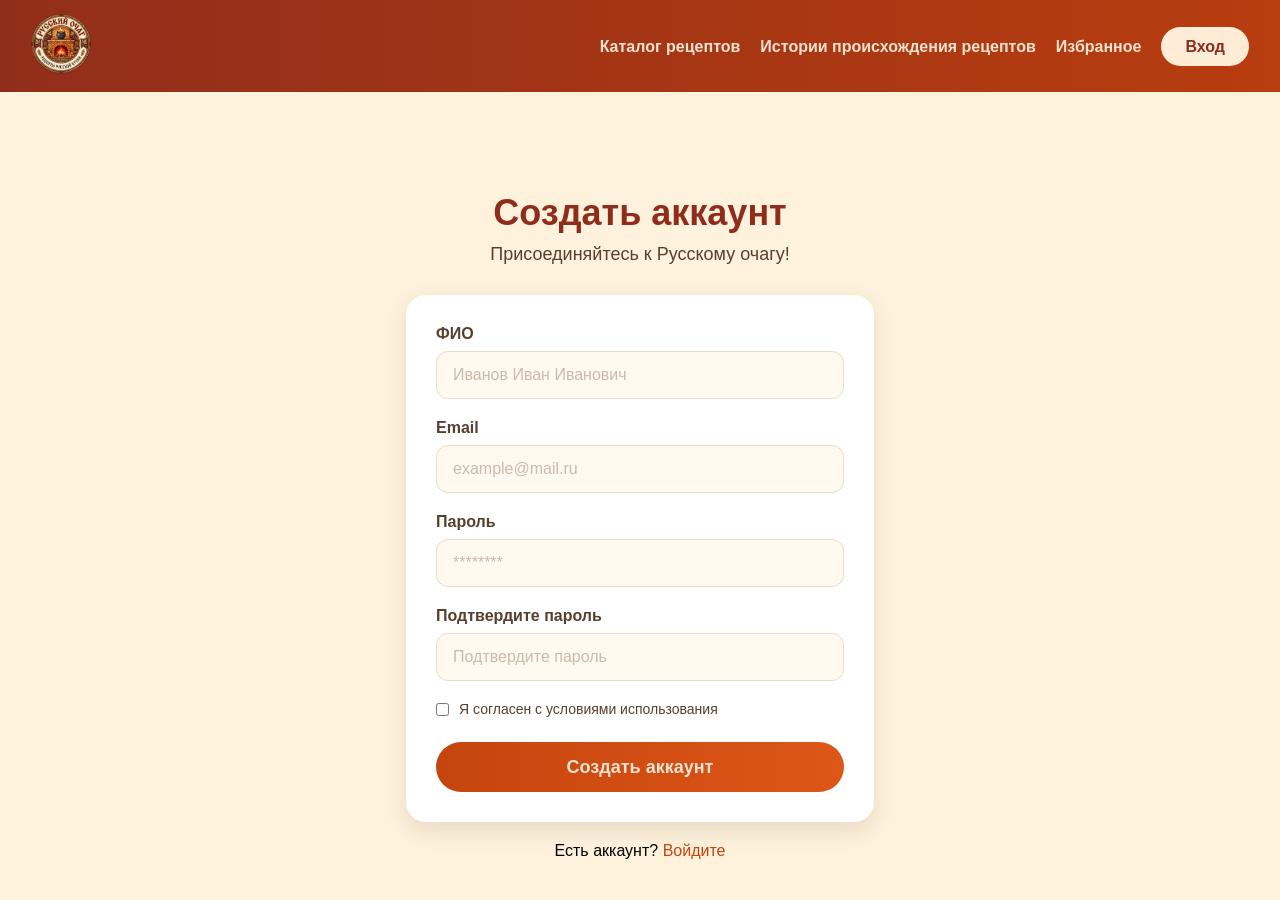
<file: register.html>
<!DOCTYPE html>
<html lang="ru">
<head>
    <meta charset="UTF-8">
    <meta name="viewport" content="width=device-width, initial-scale=1.0">
    <title>Регистрация - Русский очаг</title>
    <link rel="stylesheet" href="style.css">
</head>
<body>
    <nav class="navigation">
        <div class="link-infp">
            <a href="index.html" class="logo-link">
                <img src="лого.png" alt="Русский очаг" class="logo-img">
            </a>
        </div>
        <div class="navigation-links">
            <a href="catalog.html">Каталог рецептов</a>
            <a href="history.html">Истории происхождения рецептов</a>
            <a href="favorites.html">Избранное</a>
            <a href="login.html" id="authLink">Вход</a>
        </div>
    </nav>

    <div class="entrance">
        <div class="entrance-hero">
            <h1>Создать аккаунт</h1>
            <p>Присоединяйтесь к Русскому очагу!</p>
        </div>
    </div>

    <form id="registerForm" class="register-form">
        <div class="form-group">
            <label>ФИО</label>
            <input type="text" id="fullName" placeholder="Иванов Иван Иванович">
        </div>

        <div class="form-group">
            <label>Email</label>
            <input type="email" id="email" placeholder="example@mail.ru">
        </div>

        <div class="form-group">
            <label>Пароль</label>
            <input type="password" id="password" placeholder="********">
        </div>

        <div class="form-group">
            <label>Подтвердите пароль</label>
            <input type="password" id="confirmPassword" placeholder="Подтвердите пароль">
        </div>

        <div class="checkbox-group">
            <label class="checkbox-label">
                <input type="checkbox" id="conditions">Я согласен с условиями использования</label>
        </div>

        <button type="submit" class="btn-third">Создать аккаунт</button>
    </form>

    <div class="entrance-footer">
        <p>Есть аккаунт? <a href="login.html">Войдите</a></p>
    </div>

    <div id="messageToast" class="message-toast"></div>

   <script src="validation.js"></script>
   <script src="utils.js"></script>
   <script>
    // ОБРАБОТЧИК СОБЫТИЯ ОТПРАВКИ ФОРМЫ РЕГИСТРАЦИИ

    // Находим форму регистрации по её ID и добавляем обработчик события 'submit'
    // 'submit' - событие, которое происходит при нажатии кнопки отправки формы
    document.getElementById('registerForm').addEventListener('submit', async function(e) {
        
        // e.preventDefault() - ОТМЕНА СТАНДАРТНОГО ПОВЕДЕНИЯ
        // Обычно при отправке формы страница перезагружается
        // Эта команда отключает перезагрузку, чтобы мы могли обработать данные сами
        e.preventDefault();
        
        // СБОР ДАННЫХ ИЗ ПОЛЕЙ ФОРМЫ
        
        // Полное имя пользователя
        // .value - получает текст из поля ввода
        // .trim() - удаляет лишние пробелы в начале и конце строки
        const fullName = document.getElementById('fullName').value.trim();
        
        // Email пользователя
        // Тоже обрезаем пробелы (email не может начинаться или заканчиваться пробелом)
        const email = document.getElementById('email').value.trim();
        
        // Пароль
        // НЕ используем .trim(), так как пробелы могут быть частью пароля
        const password = document.getElementById('password').value;
        
        // Подтверждение пароля (пользователь вводит пароль второй раз для проверки)
        const confirmPassword = document.getElementById('confirmPassword').value;
        
        // Согласие с условиями (чекбокс)
        // .checked возвращает true (галочка стоит) или false (галочки нет)
        const conditions = document.getElementById('conditions').checked;
    
        // ОТПРАВКА ДАННЫХ НА СЕРВЕР
        
        // Вызываем функцию registerUser() (она определена в другом файле, например auth.js)
        // await - ждём, пока функция завершится (она асинхронная, т.к. отправляет запрос на сервер)
        // Передаём все собранные данные для регистрации
        const result = await registerUser(fullName, email, password, confirmPassword, conditions);
        
        // ОБРАБОТКА РЕЗУЛЬТАТА
        
        // Проверяем, успешно ли прошла регистрация
        if (result.success) {
            
            // Показываем зелёное уведомление об успехе
            // showMessage() - функция для всплывающих уведомлений
            showMessage('Регистрация прошла успешно!');
            
            // Устанавливаем таймер на перенаправление
            // setTimeout(функция, задержка_в_миллисекундах)
            setTimeout(() => {
                // Через 1500 мс (1.5 секунды) перенаправляем пользователя на страницу входа
                window.location.href = 'login.html';
            }, 1500);
            
        } else {
            
            // Показываем красное уведомление с текстом ошибки
            // result.message содержит описание проблемы (например, "Email уже используется")
            // Второй параметр true означает, что это сообщение об ошибке (красный фон)
            showMessage(result.message, true);
        }
    });
    </script>
</body>
</html>
</file>
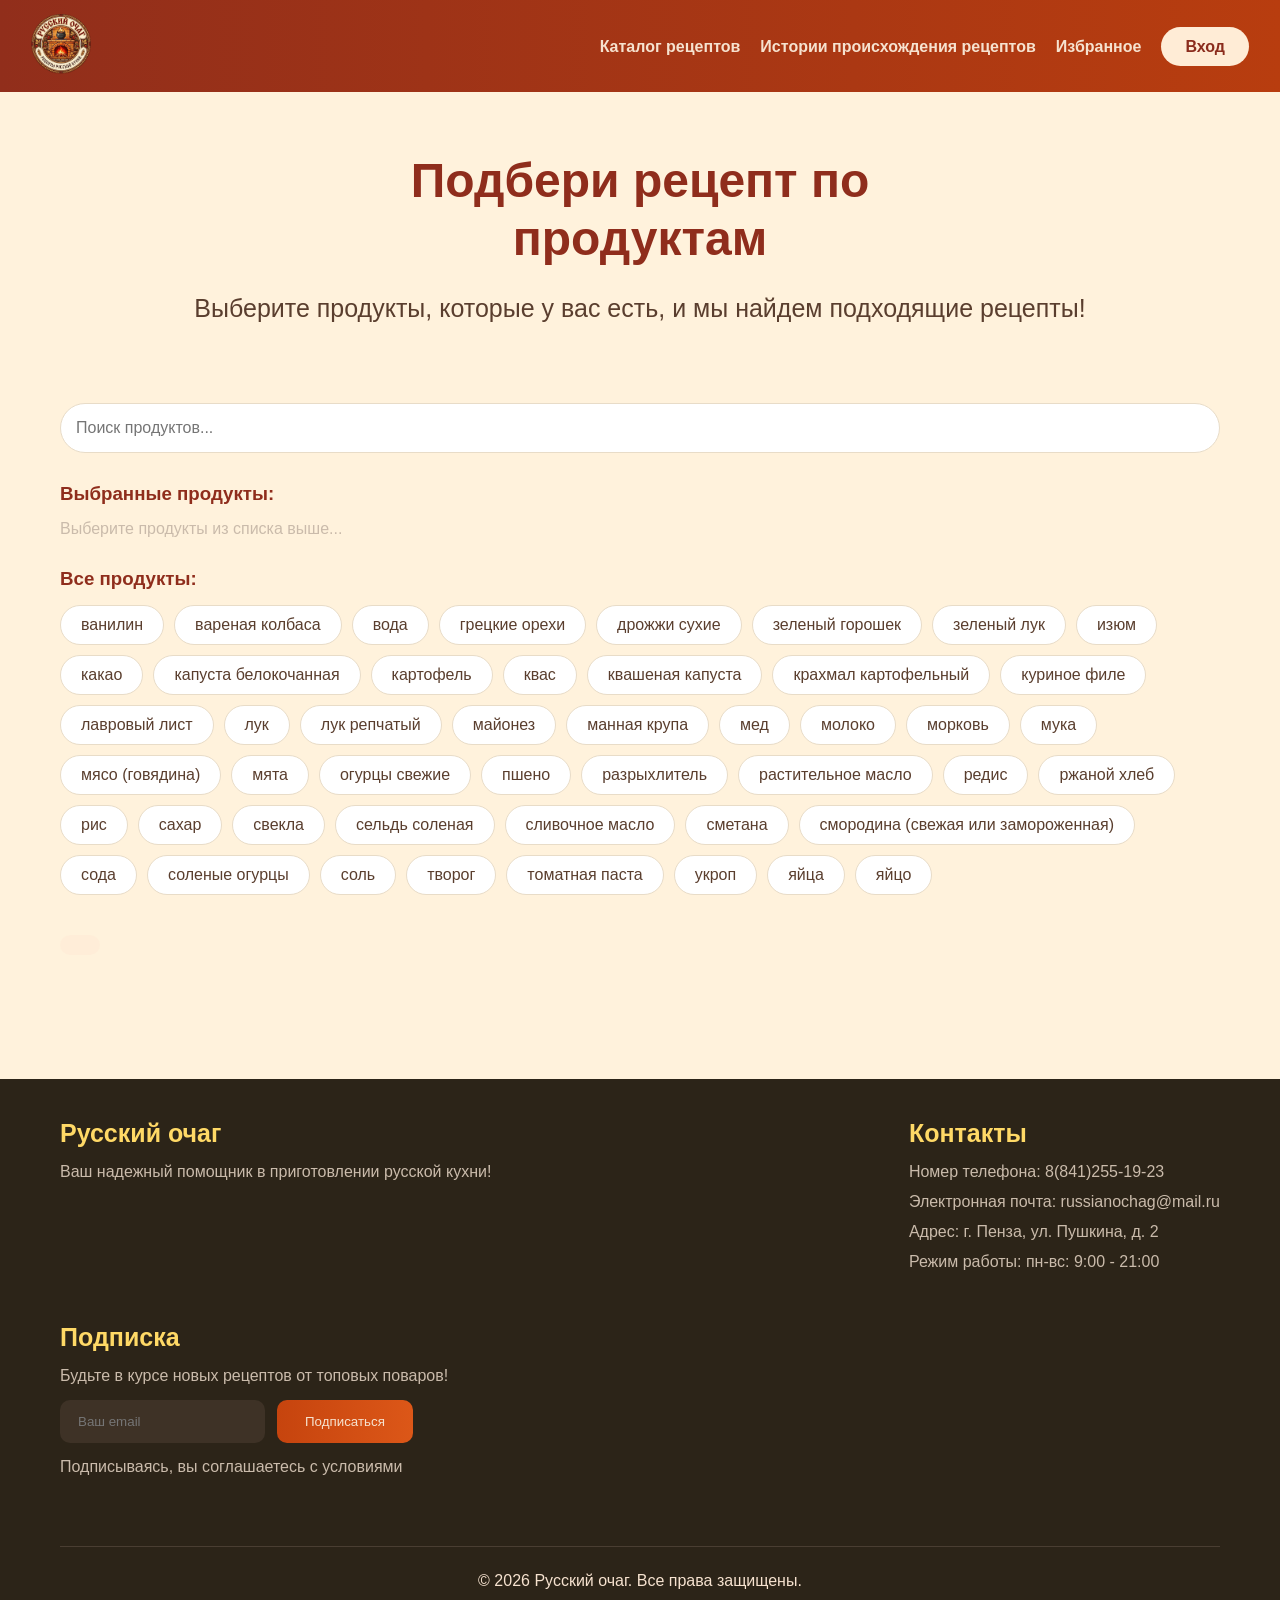
<file: tests.html>
<!DOCTYPE html>
<html lang="ru">
<head>
    <meta charset="UTF-8">
    <meta name="viewport" content="width=device-width, initial-scale=1.0">
    <title>Тест: Подбери рецепт по продуктам - Русский очаг</title>
    <link rel="stylesheet" href="style.css">
    <script src="recipes.js"></script>
</head>
<body>
    <nav class="navigation">
        <div class="link-info">
            <a href="index.html" class="logo-link">
                <img src="лого.png" alt="Русский очаг" class="logo-img">
            </a>
        </div>
        <div class="navigation-links">
            <a href="catalog.html">Каталог рецептов</a>
            <a href="history.html">Истории происхождения рецептов</a>
            <a href="favorites.html">Избранное</a>
            <a href="login.html" id="authLink">Вход</a>
        </div>
    </nav>

    <main>
        <section class="hero">
            <h1>Подбери рецепт по продуктам</h1>
            <p>Выберите продукты, которые у вас есть, и мы найдем подходящие рецепты!</p>
        </section>

        <div class="test-container" style="max-width: 1200px; margin: 0 auto; padding: 20px;">
            <div class="search-products" style="margin-bottom: 30px;">
                <input type="text" id="product-search" placeholder="Поиск продуктов..." style="width: 100%; padding: 15px; font-size: 16px; border: 1px solid #E8DCC8; border-radius: 50px; outline: none;">
            </div>

            <div class="selected-products" style="margin-bottom: 30px;">
                <h3 style="color: #8F2D1C; margin-bottom: 15px;">Выбранные продукты:</h3>
                <div id="selected-products-list" style="display: flex; flex-wrap: wrap; gap: 10px;"></div>
            </div>

            <div class="available-products" style="margin-bottom: 40px;">
                <h3 style="color: #8F2D1C; margin-bottom: 15px;">Все продукты:</h3>
                <div id="products-grid" style="display: flex; flex-wrap: wrap; gap: 10px;"></div>
            </div>

            <div class="results-count" id="resultCount" style="text-align: center; margin-bottom: 20px;"></div>
            <div id="recipes-results" class="products-grid"></div>
        </div>
    </main>

    <footer class="footer">
        <div class="footer-contacts">
            <div class="footer-col">
                <h2>Русский очаг</h2>
                <p>Ваш надежный помощник в приготовлении русской кухни!</p>
            </div>
        </div>
        <div class="footer-col">
            <h2>Контакты</h2>
            <ul class="footer-info">
                <li>Номер телефона: 8(841)255-19-23</li>
                <li>Электронная почта: russianochag@mail.ru</li>
                <li>Адрес: г. Пенза, ул. Пушкина, д. 2</li>
                <li>Режим работы: пн-вс: 9:00 - 21:00</li>
            </ul>
        </div>
        
        <div class="footer-col">
            <h3>Подписка</h3>
            <p>Будьте в курсе новых рецептов от топовых поваров!</p>
            <form class="footer-subscride" id="subscrideForm">
                <input type="email" placeholder="Ваш email" required>
                <button type="submit">Подписаться</button>
            </form>
            <p class="subscride-note">Подписываясь, вы соглашаетесь с условиями</p>
        </div>
        <div class="footer-bottom">
            <div class="footer-bottom-content"></div>
            <p>&copy; 2026 Русский очаг. Все права защищены.</p>
        </div>
    </footer>

    <script src="validation.js"></script>
    <script src="utils.js"></script>

    <script>
    // ГЛОБАЛЬНЫЕ ПЕРЕМЕННЫЕ-
    let selectedProducts = [];    // Массив выбранных пользователем продуктов
    let allProducts = [];         // Массив всех уникальных продуктов из всех рецептов

    // ФУНКЦИЯ: ИЗВЛЕЧЕНИЕ ВСЕХ ПРОДУКТОВ ИЗ РЕЦЕПТОВ
    // Проходит по всем рецептам и собирает уникальные названия продуктов
    function extractAllProducts() {
        let productsSet = new Set();  // Используем Set для автоматического удаления дубликатов
        
        recipes.forEach(recipe => {   // Перебираем все рецепты
            recipe.ingredients.forEach(ing => {   // Перебираем ингредиенты каждого рецепта
                // Обработка строки ингредиента:
                // Пример: "Лук репчатый - 2 шт" → "лук репчатый"
                let productName = ing.split(' -')[0]    // Берём часть до " -"
                            .split(',')[0]           // Берём часть до запятой
                            .toLowerCase()           // Приводим к нижнему регистру
                            .trim();                 // Удаляем пробелы по краям
                productsSet.add(productName);  // Добавляем в Set (дубликаты не добавятся)
            });
        });
        
        // Преобразуем Set в массив и сортируем по алфавиту
        allProducts = Array.from(productsSet).sort();
    }

    // ФУНКЦИЯ: ОТРИСОВКА СЕТКИ ПРОДУКТОВ (ЧИПСОВ)
    // filter - текст поиска (показывает только продукты, содержащие этот текст)
    function renderProductsGrid(filter = '') {
        // Фильтруем продукты: оставляем только те, которые содержат текст поиска
        let filtered = allProducts.filter(p => p.includes(filter.toLowerCase()));
        
        let container = document.getElementById('products-grid');  // Контейнер для чипсов
        
        // Отрисовываем каждый продукт в виде чипса (кнопки-тега)
        container.innerHTML = filtered.map(product => `
            <div class="product-chip" data-product="${product}" 
                style="padding: 10px 20px; 
                        background: ${selectedProducts.includes(product) ? '#C6440E' : 'white'}; 
                        border: 1px solid #E8DCC8; 
                        border-radius: 40px; 
                        cursor: pointer; 
                        color: ${selectedProducts.includes(product) ? 'white' : '#5A3E2E'}; 
                        transition: all 0.3s;">
                ${product}
            </div>
        `).join('');  // join('') превращает массив в одну строку HTML

        // НАВЕШИВАЕМ ОБРАБОТЧИКИ НА КАЖДЫЙ ЧИПС
        document.querySelectorAll('.product-chip').forEach(chip => {
            chip.addEventListener('click', () => {
                let product = chip.dataset.product;  // Получаем название продукта из атрибута data-product
                
                // Если продукт уже выбран - удаляем, иначе - добавляем
                if (selectedProducts.includes(product)) {
                    selectedProducts = selectedProducts.filter(p => p !== product);  // Удаляем
                } else {
                    selectedProducts.push(product);  // Добавляем
                }
                
                // Перерисовываем всё с новыми данными
                renderProductsGrid(document.getElementById('product-search').value);  // Обновляем сетку продуктов
                renderSelectedProducts();          // Обновляем список выбранных продуктов
                findRecipesByProducts();            // Ищем рецепты по выбранным продуктам
            });
        });
    }

    // ФУНКЦИЯ: ОТРИСОВКА СПИСКА ВЫБРАННЫХ ПРОДУКТОВ
    function renderSelectedProducts() {
        let container = document.getElementById('selected-products-list');
        
        // Если ничего не выбрано - показываем подсказку
        if (selectedProducts.length === 0) {
            container.innerHTML = '<p style="color: #CABBAB;">Выберите продукты из списка выше...</p>';
        } else {
            // Отображаем каждый выбранный продукт в виде тега с крестиком для удаления
            container.innerHTML = selectedProducts.map(product => `
                <div style="background: #C6440E; color: white; padding: 8px 16px; border-radius: 40px; display: inline-flex; align-items: center; gap: 8px;">
                    ${product}
                    <span onclick="removeProduct('${product}')" style="cursor: pointer; font-size: 18px;">✕</span>
                </div>
            `).join('');
        }
    }

    // ФУНКЦИЯ: УДАЛЕНИЕ ПРОДУКТА ИЗ ВЫБРАННОГО
    function removeProduct(product) {
        // Удаляем продукт из массива
        selectedProducts = selectedProducts.filter(p => p !== product);
        
        // Обновляем все интерфейсы
        renderProductsGrid(document.getElementById('product-search').value);  // Обновляем сетку
        renderSelectedProducts();          // Обновляем список выбранных
        findRecipesByProducts();            // Переищем рецепты
    }

    // ФУНКЦИЯ: ПОИСК РЕЦЕПТОВ ПО ВЫБРАННЫМ ПРОДУКТАМ
    function findRecipesByProducts() {
        // Если ничего не выбрано - показываем сообщение
        if (selectedProducts.length === 0) {
            document.getElementById('resultCount').innerHTML = '';  // Очищаем счётчик
            document.getElementById('recipes-results').innerHTML = 
                '<div style="text-align: center; padding: 60px; color: #CABBAB;">Выберите продукты, чтобы найти рецепты</div>';
            return;
        }

        // ФИЛЬТРАЦИЯ: ищем рецепты, содержащие хотя бы один выбранный продукт
        let matchedRecipes = recipes.filter(recipe => {
            // Получаем все продукты из рецепта (очищенные названия)
            let recipeProducts = recipe.ingredients.map(i => 
                i.split(' -')[0].split(',')[0].toLowerCase().trim()
            );
            
            // Сколько выбранных продуктов есть в этом рецепте
            let matchCount = selectedProducts.filter(sp => recipeProducts.includes(sp)).length;
            
            // Возвращаем true, если есть хотя бы одно совпадение
            return matchCount >= 1;
        });

        // СОРТИРОВКА: чем больше совпадений, тем выше в списке
        matchedRecipes.sort((a, b) => {
            // Вычисляем количество совпадений для рецепта A
            let aMatch = selectedProducts.filter(sp => 
                a.ingredients.map(i => i.split(' -')[0].split(',')[0].toLowerCase().trim()).includes(sp)
            ).length;
            
            // Вычисляем количество совпадений для рецепта B
            let bMatch = selectedProducts.filter(sp => 
                b.ingredients.map(i => i.split(' -')[0].split(',')[0].toLowerCase().trim()).includes(sp)
            ).length;
            
            return bMatch - aMatch;  // Сортировка по убыванию (больше совпадений - выше)
        });

        // ОТОБРАЖЕНИЕ РЕЗУЛЬТАТОВ
        let resultCount = document.getElementById('resultCount');
        
        if (matchedRecipes.length === 0) {
            // НЕТ РЕЦЕПТОВ
            resultCount.innerHTML = '<p style="color: #8F2D1C;">Нет рецептов с выбранными продуктами</p>';
            document.getElementById('recipes-results').innerHTML = 
                '<div style="text-align: center; padding: 60px; color: #CABBAB;">Попробуйте выбрать другие продукты</div>';
        } else {
            // ЕСТЬ РЕЦЕПТЫ - показываем их
            resultCount.innerHTML = `<p style="color: #8F2D1C;">Найдено рецептов: ${matchedRecipes.length}</p>`;
            
            let container = document.getElementById('recipes-results');
            container.innerHTML = matchedRecipes.map(recipe => `
                <div class="recipe-card">
                    <img src="${recipe.image}" alt="${recipe.name}">
                    <h3>${recipe.name}</h3>
                    <p>${recipe.description.substring(0, 100)}...</p>  <!-- Первые 100 символов описания -->
                    ${recipe.badge ? `<span class="badge">${recipe.badge}</span>` : ''}  <!-- Бейдж если есть -->
                    <div style="padding: 0 15px 15px;">
                        <button class="btn-recipe" 
                                onclick="window.location.href='recipe.html?id=${recipe.id}'" 
                                style="background: #C6440E; color: white; padding: 8px 16px; border-radius: 30px; border: none; cursor: pointer; width: 100%;">
                            Смотреть рецепт
                        </button>
                    </div>
                </div>
            `).join('');
        }
    }

    // ЗАПУСК ВСЕХ ФУНКЦИЙ ПРИ ЗАГРУЗКЕ
    extractAllProducts();      // Извлекаем все продукты из рецептов
    renderProductsGrid();      // Отрисовываем сетку продуктов
    renderSelectedProducts();  // Отрисовываем список выбранных (пустой)

    // НАСТРОЙКА ПОИСКА ПО ПРОДУКТАМ
    document.getElementById('product-search').addEventListener('input', (e) => {
        renderProductsGrid(e.target.value);  // При вводе текста фильтруем продукты
    });
    </script>
</body>
</html>
</file>
<file: style.css>
* {
    margin: 0;
    padding: 0;
    box-sizing: border-box;
}

body {
    font-family: 'Inter', sans-serif;
    background: #FFF2DC;
    min-height: 100vh;
    display: flex;
    flex-direction: column;
}

.navigation {
    background: linear-gradient(90deg, #912E1B 0%, #B83D0F 100%);
    padding: 14px 31px;
    display: flex;
    justify-content: space-between;
    align-items: center;
    flex-wrap: wrap;
    gap: 20px;
}

.logo-img {
    width: 60px;
    height: 60px;
    object-fit: contain;
}

.navigation-links {
    display: flex;
    flex-wrap: wrap;
    align-items: center;
    gap: 20px;
}

.navigation-links a {
    font-weight: 600;
    font-size: 16px;
    line-height: 19px;
    text-decoration: none;
    color: #F6E2CF;
    transition: opacity 0.2s;
}

.navigation-links a:last-child {
    background: #FFECD6;
    border-radius: 21.1827px;
    padding: 10px 24px;
    color: #8B2C1D;
}

.navigation-links a:hover {
    opacity: 0.8;
}

.hero {
    text-align: center;
    padding: 60px 20px;
    max-width: 1200px;
    margin: 0 auto;
    display: flex;
    flex-direction: column;
    align-items: center;
    gap: 25px;
}

.hero h1 {
    font-weight: 800;
    font-size: 48px;
    line-height: 58px;
    color: #8F2D1C;
    max-width: 622px;
}

.hero p {
    font-weight: 400;
    font-size: 25px;
    line-height: 30px;
    color: #5A3E2E;
}

.btn-first, .btn-second, .btn-third, .recipe-btn {
    transition: all 0.3s ease;
}

.btn-first:active, .btn-second:active, .btn-third:active {
    transform: scale(0.98);
}

.btn-first {
    background: linear-gradient(90deg, #C6440E 0%, #DC5718 100%);
    border-radius: 32.3889px;
    padding: 18px 42px;
    font-weight: 600;
    font-size: 20px;
    line-height: 24px;
    color: #F6E2CF;
    text-decoration: none;
    display: inline-block;
    transition: transform 0.2s, box-shadow 0.2s;
    border: none;
    cursor: pointer;
}

.btn-second {
    background: linear-gradient(90deg, #C6440E 0%, #DC5718 100%);
    border-radius: 32.3889px;
    padding: 18px 42px;
    font-weight: 600;
    font-size: 20px;
    line-height: 24px;
    color: #F6E2CF;
    text-decoration: none;
    display: inline-block;
    transition: transform 0.2s, box-shadow 0.2s;
    border: none;
    cursor: pointer;
}

.btn-third {
    width: 100%;
    background: linear-gradient(90deg, #C6440E 0%, #DC5718 100%);
    border-radius: 32.3889px;
    padding: 14px 42px;
    font-weight: 600;
    font-size: 18px;
    line-height: 22px;
    color: #F6E2CF;
    text-decoration: none;
    display: inline-block;
    transition: transform 0.2s, box-shadow 0.2s;
    border: none;
    cursor: pointer;
}

.btn-first:hover, .btn-second:hover, .btn-third:hover {
    transform: scale(1.02);
    box-shadow: 0 4px 12px rgba(0,0,0,0.2);
}

.hero-img {
    width: 100%;
    max-width: 600px;
    height: auto;
    border-radius: 20px;
    margin-top: 15px;
}

.entrance {
    width: 468px;
    margin: 100px auto 0;
    text-align: center;
}

.entrance-hero h1 {
    font-weight: 800;
    font-size: 36px;
    color: #8F2D1C;
    margin-bottom: 10px;
}

.entrance-hero p {
    font-size: 18px;
    color: #5A3E2E;
    margin-bottom: 30px;
}

.entrance-form, .register-form {
    width: 468px;
    margin: 0 auto;
    background: white;
    padding: 30px;
    border-radius: 20px;
    box-shadow: 0 8px 24px rgba(0, 0, 0, 0.1);
}

.form-group {
    margin-bottom: 20px;
}

.form-group label {
    display: block;
    font-weight: 600;
    font-size: 16px;
    color: #5A3E2E;
    margin-bottom: 8px;
    text-align: left;
}

.form-group input {
    width: 100%;
    padding: 14px 16px;
    background: #FFF9F0;
    border: 1px solid #E8DCC8;
    border-radius: 12px;
    font-size: 16px;
    font-family: 'Inter', sans-serif;
}

.form-group input:focus {
    outline: none;
    border-color: #C6440E;
}

.form-group input::placeholder {
    color: #CABBAB;
}

.checkbox-group {
    margin-bottom: 25px;
    text-align: left;
}

.checkbox-label {
    display: flex;
    align-items: center;
    gap: 10px;
    cursor: pointer;
    font-size: 14px;
    color: #5A3E2E;
}

.entrance-footer {
    text-align: center;
    margin-top: 20px;
}

.entrance-footer a {
    color: #C6440E;
    text-decoration: none;
}

.products-grid {
    display: grid;
    grid-template-columns: repeat(auto-fill, minmax(300px, 1fr));
    gap: 30px;
    padding: 40px;
    max-width: 1400px;
    margin: 0 auto;
}

.recipe-card {
    background: white;
    border-radius: 20px;
    overflow: hidden;
    box-shadow: 0 4px 12px rgba(0, 0, 0, 0.1);
    transition: transform 0.3s;
}

.recipe-card:hover {
    transform: translateY(-5px);
}

.recipe-card img {
    width: 100%;
    height: 200px;
    object-fit: cover;
}

.recipe-card h3 {
    padding: 15px 15px 0;
    color: #8F2D1C;
}

.recipe-card p {
    padding: 10px 15px;
    color: #5A3E2E;
    font-size: 14px;
}

.badge {
    display: inline-block;
    background: #C6440E;
    color: white;
    padding: 5px 12px;
    border-radius: 20px;
    font-size: 12px;
    margin: 0 15px 15px;
}

.card-buttons {
    display: flex;
    padding: 0 15px 15px 15px;
    gap: 10px;
}

.recipe-btn {
    background: linear-gradient(90deg, #C6440E 0%, #DC5718 100%);
    border-radius: 30px;
    padding: 8px 20px;
    font-weight: 600;
    font-size: 14px;
    color: #F6E2CF;
    text-decoration: none;
    text-align: center;
    flex: 1;
    border: none;
    cursor: pointer;
    display: flex;
    align-items: center;
    justify-content: center;
}

.favorite-btn {
    background: none;
    border: none;
    font-size: 28px;
    cursor: pointer;
    color: #CABBAB;
    width: 44px;
    height: 44px;
    display: flex;
    align-items: center;
    justify-content: center;
}

.favorite-btn:hover {
    transform: scale(1.1);
}

.favorite-btn.active {
    color: #C6440E;
}

.catalog-controls {
    display: flex;
    justify-content: center;
    gap: 20px;
    margin: 30px auto 20px;
    padding: 0 20px;
    flex-wrap: wrap;
}

.search-box input {
    width: 300px;
    padding: 14px 20px;
    font-size: 16px;
    background: white;
    border: 1px solid #E8DCC8;
    border-radius: 50px;
}

.sortSelect {
    padding: 12px 24px;
    font-size: 14px;
    background: white;
    border: 1px solid #E8DCC8;
    border-radius: 40px;
    cursor: pointer;
}

.filters {
    display: flex;
    justify-content: center;
    margin: 10px auto 30px;
}

.filters-box {
    display: flex;
    flex-wrap: wrap;
    justify-content: center;
    gap: 12px;
}

.filter-chip {
    padding: 10px 24px;
    font-size: 15px;
    background: white;
    border: 1px solid #E8DCC8;
    border-radius: 40px;
    cursor: pointer;
    color: #5A3E2E;
    transition: all 0.3s ease;
}

.filter-chip:hover {
    background: #FFF2DC;
    border-color: #C6440E;
}

.filter-chip.active {
    background: linear-gradient(90deg, #C6440E 0%, #DC5718 100%);
    color: white;
}

.results-count {
    text-align: center;
    padding: 10px 20px;
    font-size: 14px;
    color: #8F2D1C;
    background: rgba(255, 236, 214, 0.6);
    display: inline-block;
    margin: 0 auto 20px;
    border-radius: 30px;
}

.message-toast {
    position: fixed;
    bottom: 30px;
    left: 50%;
    transform: translateX(-50%);
    background: #2C7A3E;
    color: white;
    padding: 12px 24px;
    border-radius: 50px;
    font-size: 14px;
    z-index: 1000;
    opacity: 0;
    transition: opacity 0.3s;
}

.message-toast.show {
    opacity: 1;
}

.breadcrumbs {
    padding: 15px 20px;
    font-size: 14px;
    color: #5A3E2E;
}

.breadcrumbs a {
    color: #C6440E;
    text-decoration: none;
}

.footer {
    background: #2C2418;
    margin-top: auto;
    padding: 40px 60px 30px;
    display: flex;
    flex-wrap: wrap;
    justify-content: space-between;
    gap: 40px;
}

.footer-col h2, .footer-col h3 {
    font-size: 25px;
    color: #FFD966;
    margin-bottom: 15px;
}

.footer-col p {
    font-size: 16px;
    color: #CABBAB;
}

.footer-info {
    list-style: none;
}

.footer-info li {
    color: #CABBAB;
    margin-bottom: 12px;
}

.footer-info a {
    color: #CABBAB;
    text-decoration: none;
}

.footer-subscride {
    display: flex;
    gap: 12px;
    margin: 15px 0;
}

.footer-subscride input {
    background: #3E3226;
    border: none;
    border-radius: 10px;
    padding: 14px 18px;
    color: #F6E2CF;
}

.footer-subscride button {
    background: linear-gradient(90deg, #C6440E 0%, #DC5718 100%);
    border: none;
    border-radius: 10px;
    padding: 12px 28px;
    color: #F6E2CF;
    cursor: pointer;
}

.footer-bottom {
    width: 100%;
    border-top: 1px solid #4A3E32;
    margin-top: 30px;
    padding-top: 25px;
    text-align: center;
    color: #F6E2CF;
}

.profile-page {
    max-width: 1100px;
    margin: 2rem auto;
    padding: 0 1rem;
}

.profile-container {
    width: 100%;
}

.profile-card {
    background: white;
    border-radius: 32px;
    overflow: hidden;
    box-shadow: 0 25px 50px -12px rgba(0, 0, 0, 0.15);
}

.profile-header {
    background: linear-gradient(135deg, #8F2D1C 0%, #8F2D1C 100%);
    padding: 2rem 2.5rem;
    color: white;
}

.profile-title {
    font-size: 2rem;
    font-weight: 700;
    margin-bottom: 0.75rem;
}

.profile-welcome {
    display: flex;
    align-items: baseline;
    flex-wrap: wrap;
    gap: 0.5rem;
    border-left: 3px solid #FFD966;
    padding-left: 1rem;
    margin-top: 0.25rem;
}

.user-name {
    font-size: 1.25rem;
    font-weight: 700;
    color: #fff;
}

.welcome-text {
    font-size: 0.95rem;
    opacity: 0.92;
}

.profile-body {
    display: flex;
    flex-wrap: wrap;
    gap: 2rem;
    padding: 2rem 2.5rem;
}

.profile-info-section {
    flex: 2;
    min-width: 250px;
}

.info-list {
    background: #fefaf5;
    border-radius: 24px;
    border: 1px solid #f0e0cc;
    overflow: hidden;
    margin-bottom: 1.75rem;
}

.info-item {
    display: flex;
    align-items: center;
    padding: 1.1rem 1.5rem;
    border-bottom: 1px solid #f0e0cc;
}

.info-item:last-child {
    border-bottom: none;
}

.info-item:hover {
    background: #fff7ef;
}

.info-label {
    font-weight: 700;
    font-size: 0.85rem;
    text-transform: uppercase;
    letter-spacing: 0.5px;
    color: #7a4316;
    width: 100px;
}

.info-value {
    font-size: 1rem;
    font-weight: 500;
    color: #2c2c2c;
    word-break: break-all;
    flex: 1;
}

.stats-grid {
    display: flex;
    gap: 1.25rem;
    flex-wrap: wrap;
    margin-top: 1rem;
}

.stat-block {
    flex: 1;
    min-width: 140px;
    background: white;
    border-radius: 28px;
    padding: 1.25rem 1rem;
    text-align: center;
    border: 1px solid #f0e0cc;
    transition: all 0.25s ease;
}

.stat-block:hover {
    transform: translateY(-3px);
    border-color: #d4a373;
}

.stat-number {
    font-size: 2.5rem;
    font-weight: 800;
    color: #8F2D1C;
    line-height: 1.1;
    margin-bottom: 0.5rem;
}

.stat-label {
    font-size: 0.8rem;
    font-weight: 600;
    text-transform: uppercase;
    letter-spacing: 0.4px;
    color: #6b4c2c;
}

.profile-actions-section {
    flex: 1.2;
    min-width: 240px;
    background: #fefaf5;
    border-radius: 28px;
    padding: 1.75rem 1.5rem;
    border: 1px solid #f2e2d0;
    align-self: start;
}

.actions-buttons {
    display: flex;
    flex-direction: column;
    gap: 1rem;
}

.action-btn {
    display: inline-flex;
    align-items: center;
    justify-content: center;
    gap: 0.75rem;
    width: 100%;
    padding: 0.9rem 1.2rem;
    border-radius: 60px;
    font-size: 0.95rem;
    font-weight: 600;
    cursor: pointer;
    transition: all 0.2s ease;
    background: white;
    color: #4b2f14;
    border: 1px solid #e2cfb9;
}

.btn-icon {
    font-size: 1.2rem;
}

.action-btn:hover {
    transform: translateY(-2px);
    box-shadow: 0 8px 16px -8px rgba(0, 0, 0, 0.12);
}

.logout-btn {
    background: #fff9f3;
    border-color: #e6c6a6;
    color: #8F2D1C;
}

.logout-btn:hover {
    background: #ffe6d5;
    border-color: #8F2D1C;
}

.edit-btn:hover,
.password-btn:hover {
    background: #fef3e8;
    border-color: #8F2D1C;
}

.history-grid {
    display: grid;
    grid-template-columns: repeat(auto-fill, minmax(350px, 1fr));
    gap: 30px;
    padding: 40px;
    max-width: 1400px;
    margin: 0 auto;
}

.history-card {
    background: white;
    border-radius: 20px;
    overflow: hidden;
    box-shadow: 0 4px 12px rgba(0, 0, 0, 0.1);
    transition: transform 0.3s;
}

.history-card:hover {
    transform: translateY(-5px);
}

.history-card-img {
    width: 100%;
    height: 200px;
    object-fit: cover;
}

.history-card-content {
    padding: 20px;
}

.history-card-content h3 {
    font-size: 22px;
    font-weight: 700;
    color: #8F2D1C;
    margin-bottom: 8px;
}

.history-category {
    display: inline-block;
    background: #FFF2DC;
    color: #C6440E;
    padding: 4px 12px;
    border-radius: 20px;
    font-size: 12px;
    font-weight: 600;
    margin-bottom: 10px;
}

.history-era {
    font-size: 14px;
    color: #C6440E;
    font-weight: 600;
    margin-bottom: 12px;
}

.history-story {
    font-size: 14px;
    line-height: 1.5;
    color: #5A3E2E;
}

.favorites-grid {
    display: grid;
    grid-template-columns: repeat(auto-fill, minmax(300px, 1fr));
    gap: 30px;
    padding: 40px;
    max-width: 1400px;
    margin: 0 auto;
}

.favorite-card {
    background: white;
    border-radius: 20px;
    overflow: hidden;
    box-shadow: 0 4px 12px rgba(0, 0, 0, 0.1);
    transition: transform 0.3s;
    position: relative;
}

.favorite-card:hover {
    transform: translateY(-5px);
}

.favorite-card img {
    width: 100%;
    height: 200px;
    object-fit: cover;
}

.favorite-card-content {
    padding: 20px;
}

.favorite-card h3 {
    font-size: 22px;
    font-weight: 700;
    color: #8F2D1C;
    margin-bottom: 8px;
}

.favorite-category {
    display: inline-block;
    background: #FFF2DC;
    color: #C6440E;
    padding: 4px 12px;
    border-radius: 20px;
    font-size: 12px;
    font-weight: 600;
    margin-bottom: 10px;
}

.favorite-card p {
    font-size: 14px;
    line-height: 1.5;
    color: #5A3E2E;
    margin-bottom: 15px;
}

.favorite-badge {
    position: absolute;
    top: 10px;
    right: 10px;
    background: #FFD966;
    border-radius: 50%;
    width: 40px;
    height: 40px;
    display: flex;
    align-items: center;
    justify-content: center;
    font-size: 20px;
}

.favorite-actions {
    display: flex;
    gap: 10px;
    margin-top: 15px;
}

.remove-favorite {
    background: #fff9f3;
    border: 1px solid #e6c6a6;
    color: #C6440E;
    padding: 8px 16px;
    border-radius: 30px;
    font-size: 14px;
    font-weight: 600;
    cursor: pointer;
    transition: all 0.2s;
}

.remove-favorite:hover {
    background: #ffe6d5;
    border-color: #C6440E;
}

.view-recipe {
    background: #8F2D1C;
    color: white;
    padding: 8px 16px;
    border-radius: 30px;
    font-size: 14px;
    font-weight: 600;
    cursor: pointer;
    text-decoration: none;
    display: inline-block;
    transition: all 0.2s;
}

.view-recipe:hover {
    background: #B83D0F;
}

.favorites-empty {
    text-align: center;
    padding: 80px 20px;
    background: white;
    border-radius: 20px;
    max-width: 500px;
    margin: 60px auto;
    box-shadow: 0 4px 20px rgba(0, 0, 0, 0.08);
}

.favorites-empty p {
    margin-bottom: 25px;
    color: #5A3E2E;
    font-size: 18px;
}

.slider-container {
    position: relative;
    width: 100%;
    max-width: 800px;
    height: 450px;
    margin: 20px auto;
    overflow: hidden;
    border-radius: 30px;
    box-shadow: 0 8px 24px rgba(0, 0, 0, 0.15);
}

.slider {
    display: flex;
    transition: transform 0.5s ease-in-out;
    height: 100%;
}

.slider img {
    width: 100%;
    height: 100%;
    object-fit: cover;
    flex-shrink: 0;
}

.back-button, .next-button {
    position: absolute;
    top: 50%;
    transform: translateY(-50%);
    width: 45px;
    height: 45px;
    background: rgba(0, 0, 0, 0.5);
    border: none;
    border-radius: 50%;
    font-size: 24px;
    color: white;
    cursor: pointer;
    transition: all 0.3s ease;
    display: flex;
    align-items: center;
    justify-content: center;
}

.back-button:hover, .next-button:hover {
    background: rgba(0, 0, 0, 0.8);
    transform: translateY(-50%) scale(1.05);
}

.back-button { left: 15px; }
.next-button { right: 15px; }

.test-container {
    max-width: 1200px;
    margin: 0 auto;
    padding: 20px;
    min-height: 400px;
}

.search-products {
    margin-bottom: 30px;
}

.search-products input {
    width: 100%;
    padding: 15px;
    font-size: 16px;
    border: 1px solid #E8DCC8;
    border-radius: 50px;
    outline: none;
}

.selected-products {
    margin-bottom: 30px;
}

.selected-products h3 {
    color: #8F2D1C;
    margin-bottom: 15px;
}

.available-products {
    margin-bottom: 40px;
}

.available-products h3 {
    color: #8F2D1C;
    margin-bottom: 15px;
}

.product-chip {
    padding: 10px 20px;
    background: white;
    border: 1px solid #E8DCC8;
    border-radius: 40px;
    cursor: pointer;
    color: #5A3E2E;
    transition: all 0.3s;
}

.product-chip:hover {
    background: #FFF2DC;
    border-color: #C6440E;
}

@keyframes fadeInUp {
    from { opacity: 0; transform: translateY(20px); }
    to { opacity: 1; transform: translateY(0); }
}

@keyframes pulse {
    0%, 100% { opacity: 1; }
    50% { opacity: 0.5; }
}

@media (max-width: 1024px) {
    .products-grid, .history-grid, .favorites-grid {
        padding: 30px;
        gap: 25px;
    }
}

@media (max-width: 768px) {
    .navigation { flex-direction: column; text-align: center; }
    .navigation-links { justify-content: center; }
    .hero h1 { font-size: 36px; }
    .hero p { font-size: 18px; }
    .btn-first, .btn-second { padding: 14px 32px; font-size: 16px; }
    
    .entrance, .entrance-form, .register-form { width: 90%; }
    .entrance { margin: 50px auto 0; }
    
    .catalog-controls { flex-direction: column; align-items: center; }
    .products-grid, .history-grid, .favorites-grid { padding: 20px; }
    .history-grid { grid-template-columns: 1fr; }
    .footer { flex-direction: column; text-align: center; }
    .footer-subscride { flex-direction: column; }
    .slider-container { height: 300px; }
    .back-button, .next-button { width: 35px; height: 35px; font-size: 18px; }
    .-button { left: 10px; }
    .next-button { right: 10px; }
    
    .profile-body { flex-direction: column; padding: 1.5rem; }
    .info-item { flex-direction: column; align-items: flex-start; gap: 0.5rem; }
    .info-label { width: auto; }
    .stats-grid { flex-direction: column; }
    .profile-actions-section { align-self: stretch; }
}

@media (max-width: 480px) {
    .hero h1 { font-size: 28px; }
    .hero p { font-size: 16px; }
    .recipe-btn { width: 100%; }
    .profile-header { text-align: center; }
    .profile-welcome { justify-content: center; border-left: none; padding-left: 0; }
    .favorites-empty { margin: 30px 15px; padding: 40px 15px; }
    .favorites-empty p { font-size: 16px; }
}
</file>
